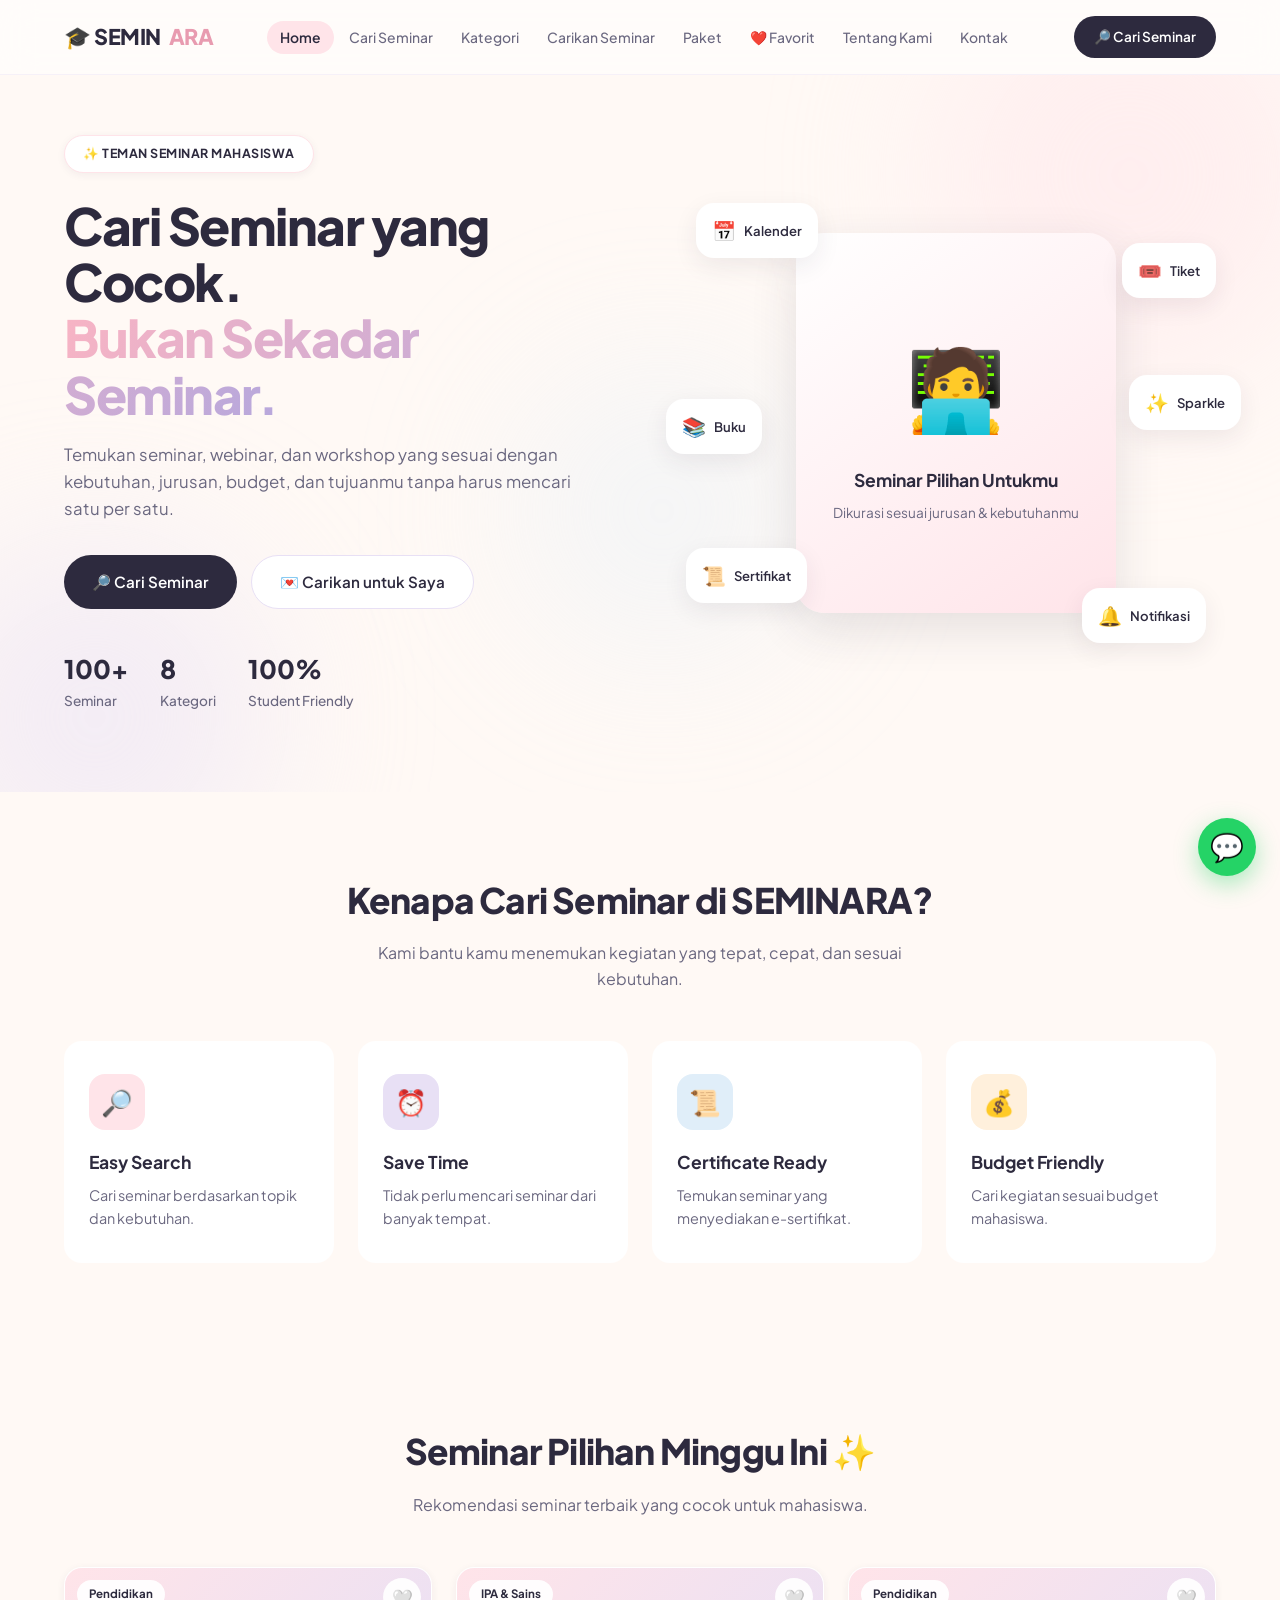
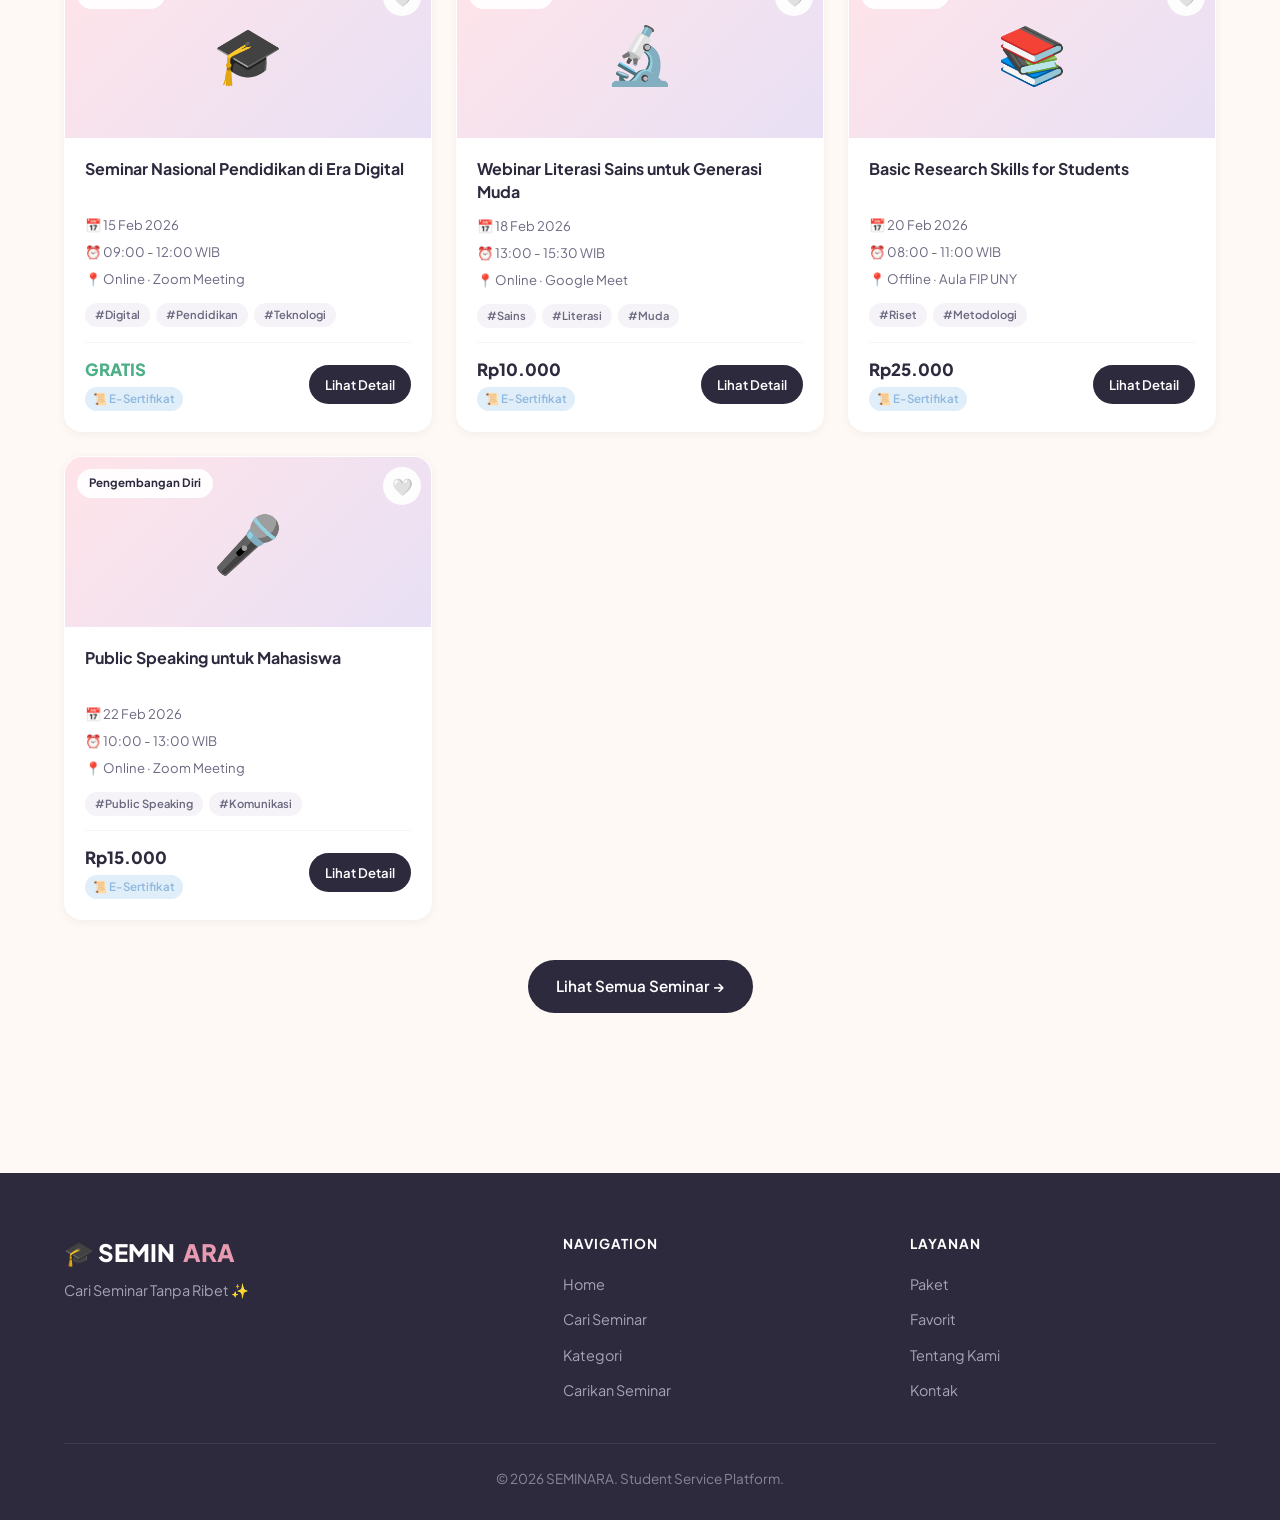
<file: index.html>
<!DOCTYPE html>
<html lang="id">
<head>
<meta charset="UTF-8">
<meta name="viewport" content="width=device-width, initial-scale=1.0">
<title>SEMINARA — Cari Seminar Tanpa Ribet ✨</title>
<meta name="description" content="Platform mahasiswa untuk menemukan seminar, webinar, dan workshop sesuai kebutuhanmu.">
<link rel="stylesheet" href="css/style.css">
</head>
<body>

<nav class="navbar">
  <div class="nav-inner">
    <a href="index.html" class="logo">🎓 SEMIN<span>ARA</span></a>
    <ul class="nav-menu">
      <li><a href="index.html">Home</a></li>
      <li><a href="seminar.html">Cari Seminar</a></li>
      <li><a href="kategori.html">Kategori</a></li>
      <li><a href="carikan.html">Carikan Seminar</a></li>
      <li><a href="paket.html">Paket</a></li>
      <li><a href="favorit.html">❤️ Favorit</a></li>
      <li><a href="tentang.html">Tentang Kami</a></li>
      <li><a href="kontak.html">Kontak</a></li>
    </ul>
    <div class="nav-cta">
      <a href="seminar.html" class="btn-nav">🔎 Cari Seminar</a>
    </div>
    <button class="hamburger" aria-label="Menu"><span></span><span></span><span></span></button>
  </div>
</nav>

<!-- HERO -->
<section class="hero">
  <div class="hero-bg">
    <div class="blob blob-1"></div>
    <div class="blob blob-2"></div>
    <div class="blob blob-3"></div>
  </div>
  <div class="container">
    <div class="hero-grid">
      <div class="hero-text">
        <div class="badge">✨ TEMAN SEMINAR MAHASISWA</div>
        <h1>Cari Seminar yang Cocok.<br><span class="highlight">Bukan Sekadar Seminar.</span></h1>
        <p class="sub">Temukan seminar, webinar, dan workshop yang sesuai dengan kebutuhan, jurusan, budget, dan tujuanmu tanpa harus mencari satu per satu.</p>
        <div class="hero-buttons">
          <a href="seminar.html" class="btn btn-primary">🔎 Cari Seminar</a>
          <a href="carikan.html" class="btn btn-secondary">💌 Carikan untuk Saya</a>
        </div>
        <div class="hero-stats">
          <div class="stat-item"><h3>100+</h3><p>Seminar</p></div>
          <div class="stat-item"><h3>8</h3><p>Kategori</p></div>
          <div class="stat-item"><h3>100%</h3><p>Student Friendly</p></div>
        </div>
      </div>
      <div class="hero-illustration">
        <div class="hero-card-main">
          <div class="emoji-big">🧑‍💻</div>
          <h4>Seminar Pilihan Untukmu</h4>
          <p>Dikurasi sesuai jurusan & kebutuhanmu</p>
        </div>
        <div class="float-item fi-1"><span class="fi-icon">📅</span>Kalender</div>
        <div class="float-item fi-2"><span class="fi-icon">🎟️</span>Tiket</div>
        <div class="float-item fi-3"><span class="fi-icon">📜</span>Sertifikat</div>
        <div class="float-item fi-4"><span class="fi-icon">🔔</span>Notifikasi</div>
        <div class="float-item fi-5"><span class="fi-icon">📚</span>Buku</div>
        <div class="float-item fi-6"><span class="fi-icon">✨</span>Sparkle</div>
      </div>
    </div>
  </div>
</section>

<!-- FEATURES -->
<section class="section">
  <div class="container">
    <div class="section-header">
      <h2>Kenapa Cari Seminar di SEMINARA?</h2>
      <p>Kami bantu kamu menemukan kegiatan yang tepat, cepat, dan sesuai kebutuhan.</p>
    </div>
    <div class="features-grid">
      <div class="feature-card reveal">
        <div class="feature-icon">🔎</div>
        <h3>Easy Search</h3>
        <p>Cari seminar berdasarkan topik dan kebutuhan.</p>
      </div>
      <div class="feature-card reveal">
        <div class="feature-icon">⏰</div>
        <h3>Save Time</h3>
        <p>Tidak perlu mencari seminar dari banyak tempat.</p>
      </div>
      <div class="feature-card reveal">
        <div class="feature-icon">📜</div>
        <h3>Certificate Ready</h3>
        <p>Temukan seminar yang menyediakan e-sertifikat.</p>
      </div>
      <div class="feature-card reveal">
        <div class="feature-icon">💰</div>
        <h3>Budget Friendly</h3>
        <p>Cari kegiatan sesuai budget mahasiswa.</p>
      </div>
    </div>
  </div>
</section>

<!-- RECOMMENDATION -->
<section class="section">
  <div class="container">
    <div class="section-header">
      <h2>Seminar Pilihan Minggu Ini ✨</h2>
      <p>Rekomendasi seminar terbaik yang cocok untuk mahasiswa.</p>
    </div>
    <div class="seminar-grid" id="rekomendasiGrid"></div>
    <div style="text-align:center;margin-top:40px">
      <a href="seminar.html" class="btn btn-primary">Lihat Semua Seminar →</a>
    </div>
  </div>
</section>

<!-- FOOTER -->
<footer class="footer">
  <div class="container">
    <div class="footer-grid">
      <div class="footer-brand">
        <h3>🎓 SEMIN<span>ARA</span></h3>
        <p>Cari Seminar Tanpa Ribet ✨</p>
      </div>
      <div class="footer-col">
        <h4>Navigation</h4>
        <ul>
          <li><a href="index.html">Home</a></li>
          <li><a href="seminar.html">Cari Seminar</a></li>
          <li><a href="kategori.html">Kategori</a></li>
          <li><a href="carikan.html">Carikan Seminar</a></li>
        </ul>
      </div>
      <div class="footer-col">
        <h4>Layanan</h4>
        <ul>
          <li><a href="paket.html">Paket</a></li>
          <li><a href="favorit.html">Favorit</a></li>
          <li><a href="tentang.html">Tentang Kami</a></li>
          <li><a href="kontak.html">Kontak</a></li>
        </ul>
      </div>
    </div>
    <div class="footer-bottom">© 2026 SEMINARA. Student Service Platform.</div>
  </div>
</footer>

<script src="js/script.js"></script>
<script>
document.addEventListener('DOMContentLoaded',()=>{
  const grid = document.getElementById('rekomendasiGrid');
  const picks = SEMINARS.slice(0,4);
  grid.innerHTML = picks.map(createSeminarCard).join('');
  bindFavoriteButtons(grid);
  initReveal();
});
</script>
</body>
</html>
</file>
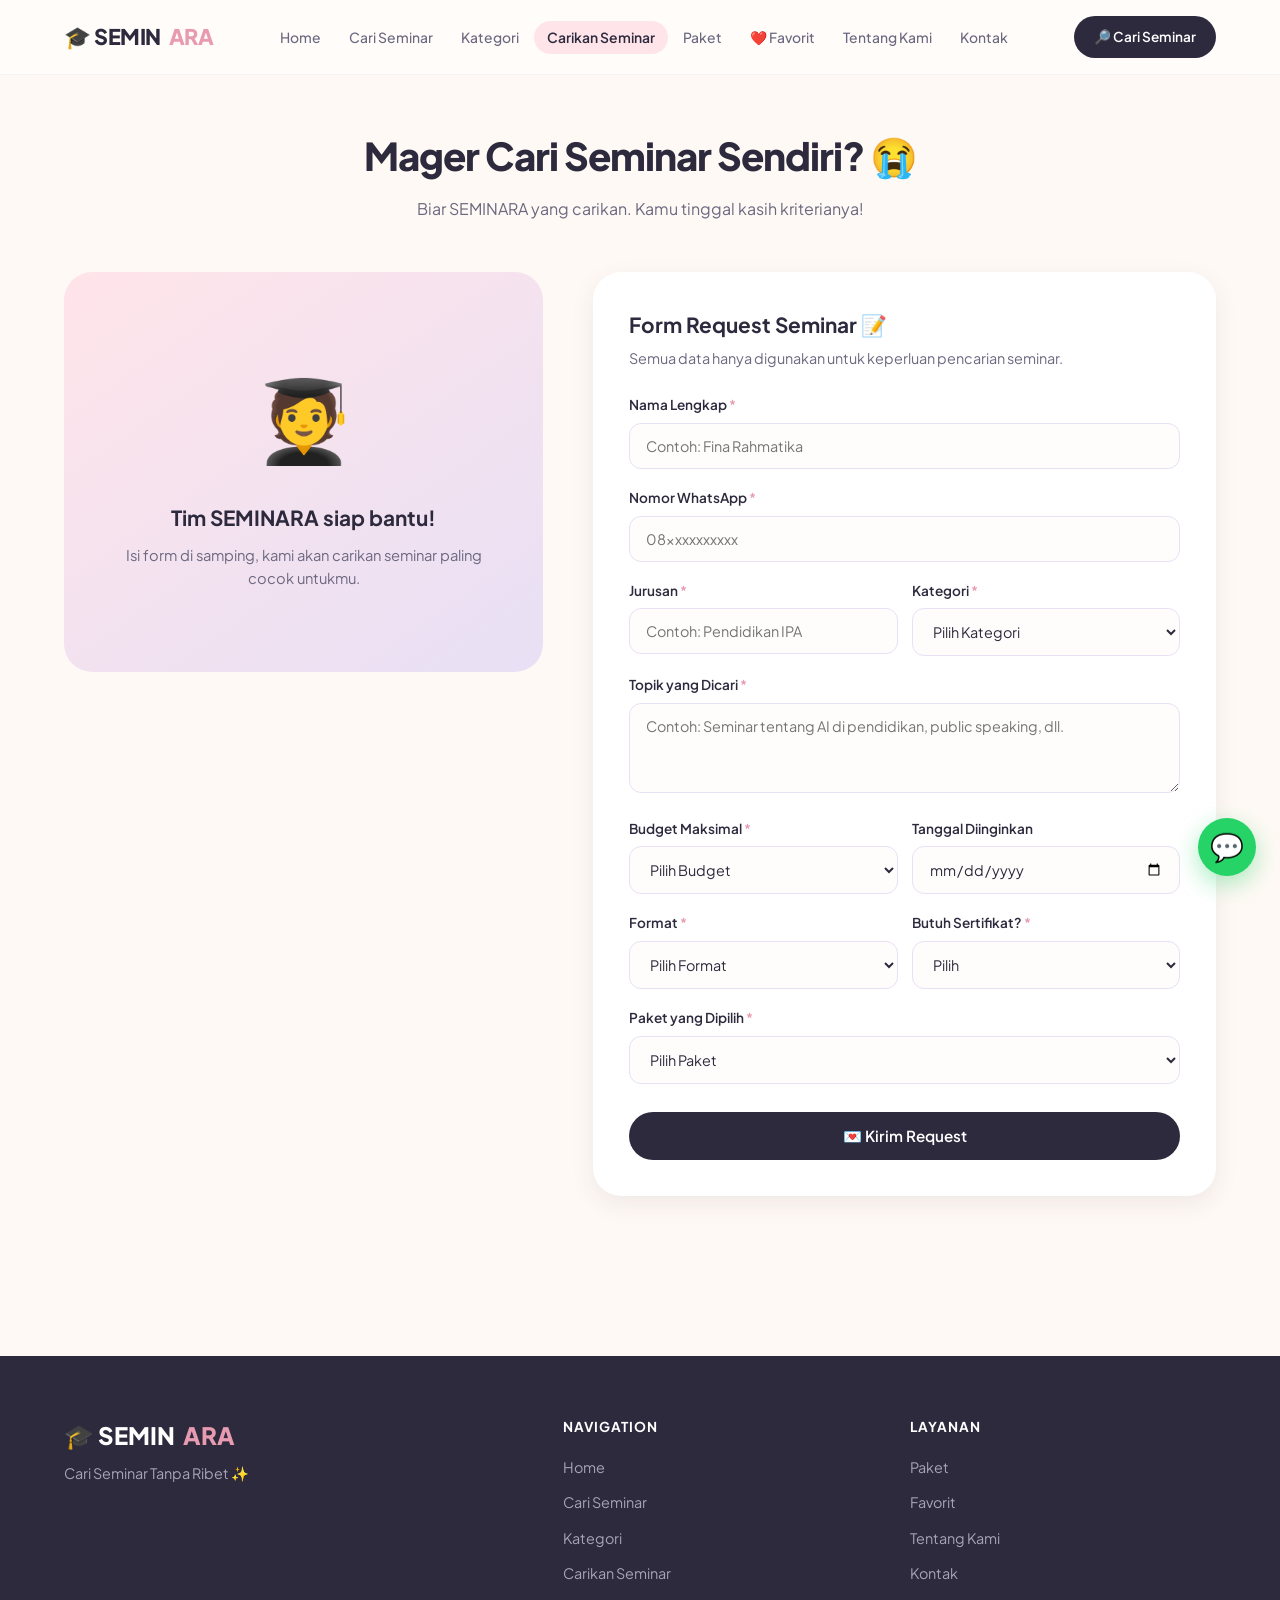
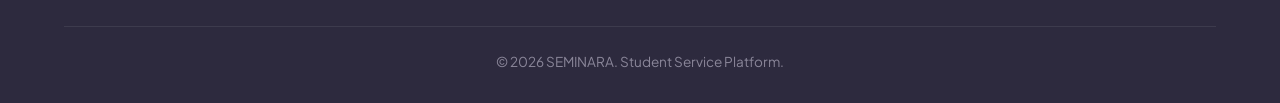
<file: carikan.html>
<!DOCTYPE html>
<html lang="id">
<head>
<meta charset="UTF-8">
<meta name="viewport" content="width=device-width, initial-scale=1.0">
<title>Carikan Seminar untuk Saya — SEMINARA</title>
<link rel="stylesheet" href="css/style.css">
</head>
<body>

<nav class="navbar">
  <div class="nav-inner">
    <a href="index.html" class="logo">🎓 SEMIN<span>ARA</span></a>
    <ul class="nav-menu">
      <li><a href="index.html">Home</a></li>
      <li><a href="seminar.html">Cari Seminar</a></li>
      <li><a href="kategori.html">Kategori</a></li>
      <li><a href="carikan.html">Carikan Seminar</a></li>
      <li><a href="paket.html">Paket</a></li>
      <li><a href="favorit.html">❤️ Favorit</a></li>
      <li><a href="tentang.html">Tentang Kami</a></li>
      <li><a href="kontak.html">Kontak</a></li>
    </ul>
    <div class="nav-cta"><a href="seminar.html" class="btn-nav">🔎 Cari Seminar</a></div>
    <button class="hamburger" aria-label="Menu"><span></span><span></span><span></span></button>
  </div>
</nav>

<section class="page-hero">
  <div class="container">
    <h1>Mager Cari Seminar Sendiri? 😭</h1>
    <p>Biar SEMINARA yang carikan. Kamu tinggal kasih kriterianya!</p>
  </div>
</section>

<section class="section" style="padding-top:20px">
  <div class="container">
    <div class="form-grid">
      <div class="form-illustration">
        <div class="emoji-big">🧑‍🎓</div>
        <h3>Tim SEMINARA siap bantu!</h3>
        <p>Isi form di samping, kami akan carikan seminar paling cocok untukmu.</p>
      </div>

      <div class="form-card">
        <h3 style="font-size:1.3rem;font-weight:700;margin-bottom:6px">Form Request Seminar 📝</h3>
        <p style="color:var(--gray);font-size:.9rem;margin-bottom:24px">Semua data hanya digunakan untuk keperluan pencarian seminar.</p>

        <form id="requestForm" novalidate>
          <div class="form-group">
            <label>Nama Lengkap <span class="req">*</span></label>
            <input type="text" name="nama" placeholder="Contoh: Fina Rahmatika">
            <div class="error-msg">Nama wajib diisi</div>
          </div>

          <div class="form-group">
            <label>Nomor WhatsApp <span class="req">*</span></label>
            <input type="tel" name="wa" placeholder="08xxxxxxxxxx">
            <div class="error-msg">Nomor WhatsApp wajib diisi (min. 10 digit)</div>
          </div>

          <div class="form-row">
            <div class="form-group">
              <label>Jurusan <span class="req">*</span></label>
              <input type="text" name="jurusan" placeholder="Contoh: Pendidikan IPA">
              <div class="error-msg">Jurusan wajib diisi</div>
            </div>
            <div class="form-group">
              <label>Kategori <span class="req">*</span></label>
              <select name="kategori">
                <option value="">Pilih Kategori</option>
                <option>Pendidikan</option>
                <option>IPA & Sains</option>
                <option>Teknologi</option>
                <option>Kesehatan</option>
                <option>Bisnis</option>
                <option>Organisasi</option>
                <option>Kreativitas</option>
                <option>Pengembangan Diri</option>
              </select>
              <div class="error-msg">Kategori wajib dipilih</div>
            </div>
          </div>

          <div class="form-group">
            <label>Topik yang Dicari <span class="req">*</span></label>
            <textarea name="topik" placeholder="Contoh: Seminar tentang AI di pendidikan, public speaking, dll."></textarea>
            <div class="error-msg">Topik wajib diisi</div>
          </div>

          <div class="form-row">
            <div class="form-group">
              <label>Budget Maksimal <span class="req">*</span></label>
              <select name="budget">
                <option value="">Pilih Budget</option>
                <option>Gratis</option>
                <option>≤ Rp10.000</option>
                <option>≤ Rp25.000</option>
                <option>≤ Rp50.000</option>
                <option>Fleksibel</option>
              </select>
              <div class="error-msg">Budget wajib dipilih</div>
            </div>
            <div class="form-group">
              <label>Tanggal Diinginkan</label>
              <input type="date" name="tanggal">
              <div class="error-msg"></div>
            </div>
          </div>

          <div class="form-row">
            <div class="form-group">
              <label>Format <span class="req">*</span></label>
              <select name="format">
                <option value="">Pilih Format</option>
                <option>Online</option>
                <option>Offline</option>
                <option>Bebas</option>
              </select>
              <div class="error-msg">Format wajib dipilih</div>
            </div>
            <div class="form-group">
              <label>Butuh Sertifikat? <span class="req">*</span></label>
              <select name="sertifikat">
                <option value="">Pilih</option>
                <option>Ya, butuh</option>
                <option>Tidak wajib</option>
              </select>
              <div class="error-msg">Wajib dipilih</div>
            </div>
          </div>

          <div class="form-group">
            <label>Paket yang Dipilih <span class="req">*</span></label>
            <select name="paket" id="paketSelect">
              <option value="">Pilih Paket</option>
              <option value="Free Search (Rp0)">Free Search (Rp0)</option>
              <option value="Seminara Helper (Rp5.000)">Seminara Helper (Rp5.000)</option>
              <option value="Seminara Plus (Rp10.000)">Seminara Plus (Rp10.000)</option>
            </select>
            <div class="error-msg">Paket wajib dipilih</div>
          </div>

          <button type="submit" class="btn btn-primary btn-block" style="margin-top:10px">💌 Kirim Request</button>
        </form>

        <div id="successBox" style="display:none;margin-top:24px;padding:24px;border-radius:var(--radius-md);background:linear-gradient(135deg,var(--soft-pink),var(--lavender));text-align:center">
          <div style="font-size:2.5rem;margin-bottom:10px">💗</div>
          <h3 style="font-weight:700;margin-bottom:8px">Request kamu berhasil dikirim!</h3>
          <p style="font-size:.9rem;color:var(--gray);margin-bottom:18px">Klik tombol di bawah untuk kirim detail ke WhatsApp kami.</p>
          <a id="waSendBtn" class="btn btn-primary" href="#" target="_blank" rel="noopener">💬 Kirim Detail ke WhatsApp</a>
        </div>
      </div>
    </div>
  </div>
</section>

<footer class="footer">
  <div class="container">
    <div class="footer-grid">
      <div class="footer-brand">
        <h3>🎓 SEMIN<span>ARA</span></h3>
        <p>Cari Seminar Tanpa Ribet ✨</p>
      </div>
      <div class="footer-col">
        <h4>Navigation</h4>
        <ul>
          <li><a href="index.html">Home</a></li>
          <li><a href="seminar.html">Cari Seminar</a></li>
          <li><a href="kategori.html">Kategori</a></li>
          <li><a href="carikan.html">Carikan Seminar</a></li>
        </ul>
      </div>
      <div class="footer-col">
        <h4>Layanan</h4>
        <ul>
          <li><a href="paket.html">Paket</a></li>
          <li><a href="favorit.html">Favorit</a></li>
          <li><a href="tentang.html">Tentang Kami</a></li>
          <li><a href="kontak.html">Kontak</a></li>
        </ul>
      </div>
    </div>
    <div class="footer-bottom">© 2026 SEMINARA. Student Service Platform.</div>
  </div>
</footer>

<script src="js/script.js"></script>
<script>
document.addEventListener('DOMContentLoaded',()=>{
  const params = new URLSearchParams(location.search);
  const paketParam = params.get('paket');
  if(paketParam){
    const sel = document.getElementById('paketSelect');
    [...sel.options].forEach(o=>{
      if(o.value.toLowerCase().includes(paketParam.toLowerCase())) sel.value = o.value;
    });
  }

  const form = document.getElementById('requestForm');
  const successBox = document.getElementById('successBox');
  const waSendBtn = document.getElementById('waSendBtn');

  form.addEventListener('submit', e=>{
    e.preventDefault();
    let valid = true;
    const data = {};
    form.querySelectorAll('input,select,textarea').forEach(f=>{
      const group = f.closest('.form-group');
      group.classList.remove('error');
      const v = f.value.trim();
      data[f.name] = v;
      if(f.name === 'tanggal') return;
      if(!v){ group.classList.add('error'); valid = false; return; }
      if(f.name === 'wa' && v.replace(/\D/g,'').length < 10){ group.classList.add('error'); valid = false; }
    });
    if(!valid){ showToast('Mohon lengkapi semua field bertanda *', 'error'); return; }

    const msg =
`Halo Kak Seminara! Saya ingin request pencarian seminar 💗

Nama: ${data.nama}
WhatsApp: ${data.wa}
Jurusan: ${data.jurusan}
Kategori: ${data.kategori}
Topik: ${data.topik}
Budget: ${data.budget}
Tanggal: ${data.tanggal || '-'}
Format: ${data.format}
Sertifikat: ${data.sertifikat}
Paket: ${data.paket}

Mohon dibantu ya, terima kasih! 🙏`;

    waSendBtn.href = 'https://wa.me/6282337237718?text=' + encodeURIComponent(msg);
    successBox.style.display = 'block';
    showToast('Request kamu berhasil dikirim! 💗', 'success');
    successBox.scrollIntoView({behavior:'smooth', block:'center'});
  });
});
</script>
</body>
</html>
</file>
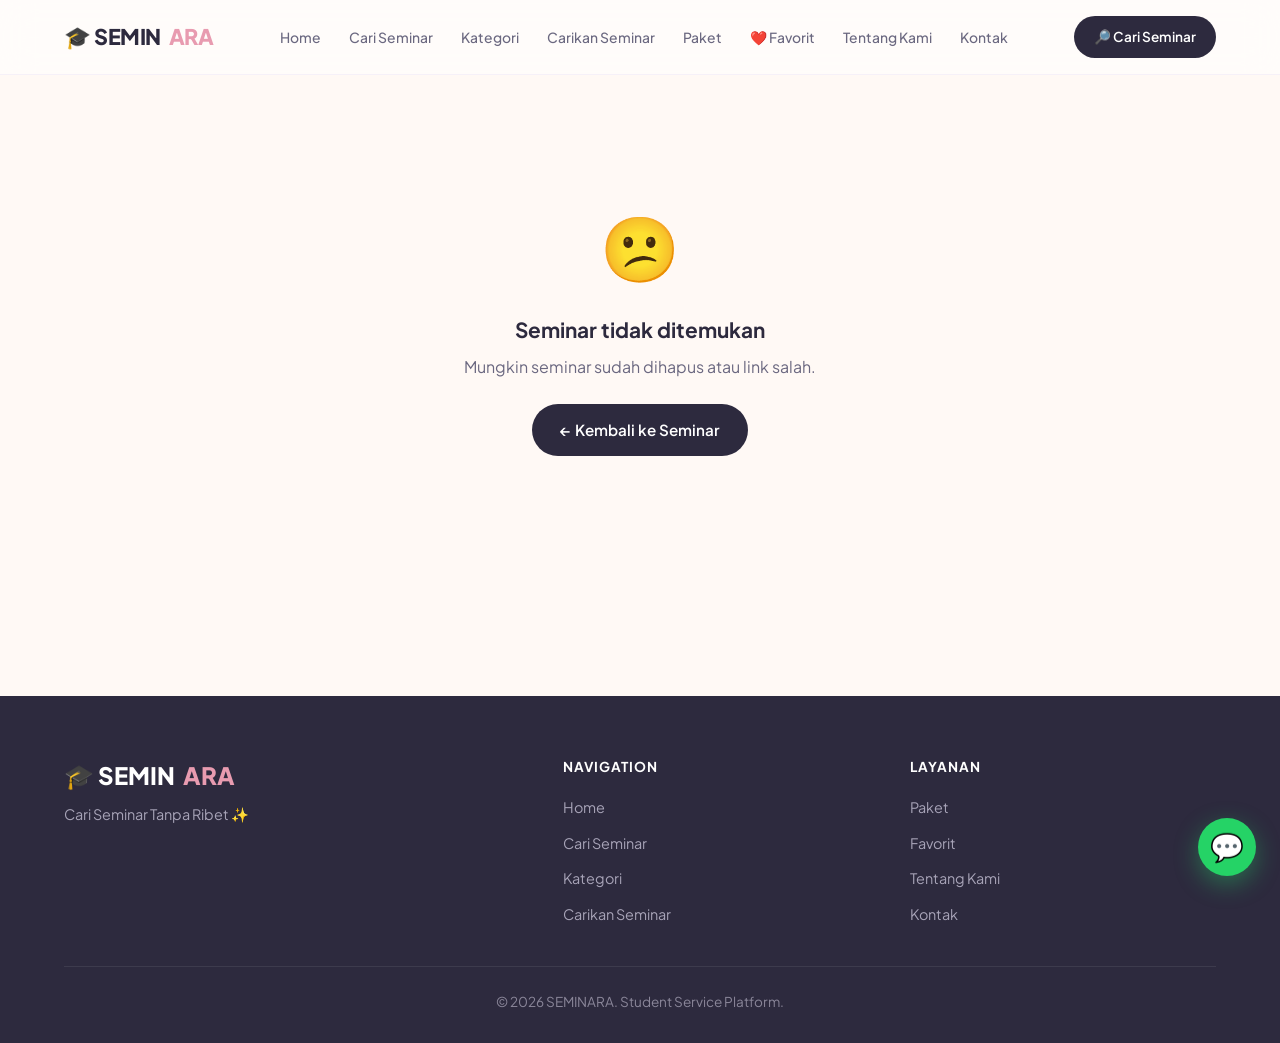
<file: detail.html>
<!DOCTYPE html>
<html lang="id">
<head>
<meta charset="UTF-8">
<meta name="viewport" content="width=device-width, initial-scale=1.0">
<title>Detail Seminar — SEMINARA</title>
<link rel="stylesheet" href="css/style.css">
</head>
<body>

<nav class="navbar">
  <div class="nav-inner">
    <a href="index.html" class="logo">🎓 SEMIN<span>ARA</span></a>
    <ul class="nav-menu">
      <li><a href="index.html">Home</a></li>
      <li><a href="seminar.html">Cari Seminar</a></li>
      <li><a href="kategori.html">Kategori</a></li>
      <li><a href="carikan.html">Carikan Seminar</a></li>
      <li><a href="paket.html">Paket</a></li>
      <li><a href="favorit.html">❤️ Favorit</a></li>
      <li><a href="tentang.html">Tentang Kami</a></li>
      <li><a href="kontak.html">Kontak</a></li>
    </ul>
    <div class="nav-cta"><a href="seminar.html" class="btn-nav">🔎 Cari Seminar</a></div>
    <button class="hamburger" aria-label="Menu"><span></span><span></span><span></span></button>
  </div>
</nav>

<div class="container">
  <div class="detail-wrap" id="detailWrap"></div>
</div>

<footer class="footer">
  <div class="container">
    <div class="footer-grid">
      <div class="footer-brand">
        <h3>🎓 SEMIN<span>ARA</span></h3>
        <p>Cari Seminar Tanpa Ribet ✨</p>
      </div>
      <div class="footer-col">
        <h4>Navigation</h4>
        <ul>
          <li><a href="index.html">Home</a></li>
          <li><a href="seminar.html">Cari Seminar</a></li>
          <li><a href="kategori.html">Kategori</a></li>
          <li><a href="carikan.html">Carikan Seminar</a></li>
        </ul>
      </div>
      <div class="footer-col">
        <h4>Layanan</h4>
        <ul>
          <li><a href="paket.html">Paket</a></li>
          <li><a href="favorit.html">Favorit</a></li>
          <li><a href="tentang.html">Tentang Kami</a></li>
          <li><a href="kontak.html">Kontak</a></li>
        </ul>
      </div>
    </div>
    <div class="footer-bottom">© 2026 SEMINARA. Student Service Platform.</div>
  </div>
</footer>

<script src="js/script.js"></script>
<script>
document.addEventListener('DOMContentLoaded',()=>{
  const params = new URLSearchParams(location.search);
  const id = parseInt(params.get('id'));
  const wrap = document.getElementById('detailWrap');
  const s = SEMINARS.find(x=>x.id===id);

  if(!s){
    wrap.innerHTML = `
      <div class="empty-state" style="grid-column:1/-1">
        <div class="emoji-big">😕</div>
        <h3>Seminar tidak ditemukan</h3>
        <p>Mungkin seminar sudah dihapus atau link salah.</p>
        <a href="seminar.html" class="btn btn-primary">← Kembali ke Seminar</a>
      </div>`;
    return;
  }

  const fav = isFavorite(s.id);

  wrap.innerHTML = `
    <div>
      <a href="seminar.html" class="btn btn-secondary" style="margin-bottom:20px">← Kembali ke Seminar</a>
      <div class="detail-poster">${s.emoji}</div>
    </div>
    <div class="detail-body">
      <span class="detail-cat">${s.kategori}</span>
      <h1>${s.judul}</h1>

      <div class="detail-meta">
        <div class="detail-meta-item"><div class="label">Tanggal</div><div class="value">📅 ${formatDate(s.tanggal)}</div></div>
        <div class="detail-meta-item"><div class="label">Waktu</div><div class="value">⏰ ${s.waktu}</div></div>
        <div class="detail-meta-item"><div class="label">Format</div><div class="value">📍 ${s.format}</div></div>
        <div class="detail-meta-item"><div class="label">Lokasi</div><div class="value">🗺️ ${s.lokasi}</div></div>
        <div class="detail-meta-item"><div class="label">Pembicara</div><div class="value">🎤 ${s.pembicara}</div></div>
        <div class="detail-meta-item"><div class="label">Penyelenggara</div><div class="value">🏛️ ${s.penyelenggara}</div></div>
      </div>

      <div class="detail-price-box">
        <div>
          <div class="price-label">Harga Tiket</div>
          <div class="price" style="${s.harga===0?'color:var(--green)':''}">${formatRupiah(s.harga)}</div>
        </div>
        <div style="text-align:right">
          <div class="price-label">Sertifikat</div>
          <div class="value" style="font-weight:700">${s.sertifikat?'📜 E-Sertifikat Tersedia':'Tidak Ada'}</div>
        </div>
      </div>

      <div class="detail-section">
        <h3>Deskripsi</h3>
        <p>${s.deskripsi}</p>
      </div>

      <div class="detail-section">
        <h3>Manfaat Mengikuti Seminar</h3>
        <ul class="benefit-list">
          ${s.manfaat.map(m=>`<li><span class="check">✓</span> ${m}</li>`).join('')}
        </ul>
      </div>

      <div class="detail-section">
        <h3>Tags</h3>
        <div class="card-tags">${s.tags.map(t=>`<span class="tag">#${t}</span>`).join('')}</div>
      </div>

      <div class="detail-actions">
        <button class="btn btn-secondary" id="favBtn">${fav?'❤️ Tersimpan di Favorit':'🤍 Tambahkan ke Favorit'}</button>
        <button class="btn btn-primary" id="daftarBtn">Daftar Sekarang</button>
      </div>
    </div>
  `;

  const favBtn = document.getElementById('favBtn');
  favBtn.addEventListener('click',()=>{
    const nowFav = toggleFavorite(s.id);
    favBtn.textContent = nowFav ? '❤️ Tersimpan di Favorit' : '🤍 Tambahkan ke Favorit';
    showToast(nowFav ? 'Ditambahkan ke favorit ❤️' : 'Dihapus dari favorit', 'success');
  });

  document.getElementById('daftarBtn').addEventListener('click',()=>{
    showToast('Pendaftaran berhasil! Silakan lanjutkan sesuai informasi penyelenggara.', 'success');
  });
});
</script>
</body>
</html>
</file>
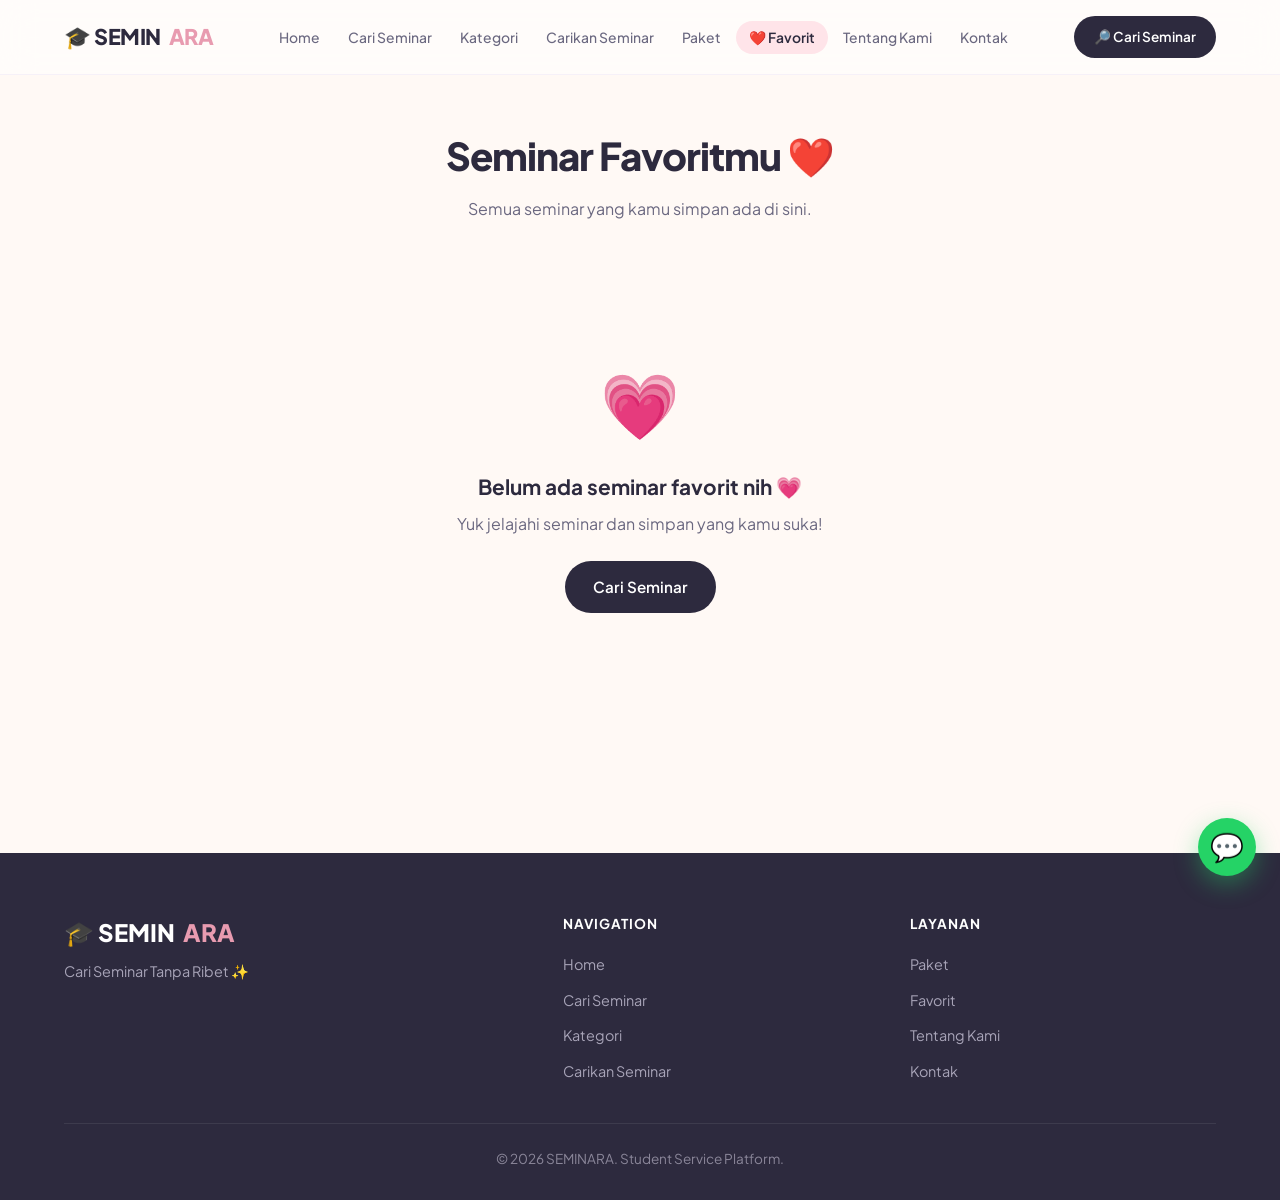
<file: favorit.html>
<!DOCTYPE html>
<html lang="id">
<head>
<meta charset="UTF-8">
<meta name="viewport" content="width=device-width, initial-scale=1.0">
<title>Seminar Favorit — SEMINARA</title>
<link rel="stylesheet" href="css/style.css">
</head>
<body>

<nav class="navbar">
  <div class="nav-inner">
    <a href="index.html" class="logo">🎓 SEMIN<span>ARA</span></a>
    <ul class="nav-menu">
      <li><a href="index.html">Home</a></li>
      <li><a href="seminar.html">Cari Seminar</a></li>
      <li><a href="kategori.html">Kategori</a></li>
      <li><a href="carikan.html">Carikan Seminar</a></li>
      <li><a href="paket.html">Paket</a></li>
      <li><a href="favorit.html">❤️ Favorit</a></li>
      <li><a href="tentang.html">Tentang Kami</a></li>
      <li><a href="kontak.html">Kontak</a></li>
    </ul>
    <div class="nav-cta"><a href="seminar.html" class="btn-nav">🔎 Cari Seminar</a></div>
    <button class="hamburger" aria-label="Menu"><span></span><span></span><span></span></button>
  </div>
</nav>

<section class="page-hero">
  <div class="container">
    <h1>Seminar Favoritmu ❤️</h1>
    <p>Semua seminar yang kamu simpan ada di sini.</p>
  </div>
</section>

<section class="section" style="padding-top:20px">
  <div class="container">
    <div class="seminar-grid" id="favGrid"></div>
    <div class="empty-state" id="favEmpty" style="display:none">
      <div class="emoji-big">💗</div>
      <h3>Belum ada seminar favorit nih 💗</h3>
      <p>Yuk jelajahi seminar dan simpan yang kamu suka!</p>
      <a href="seminar.html" class="btn btn-primary">Cari Seminar</a>
    </div>
  </div>
</section>

<footer class="footer">
  <div class="container">
    <div class="footer-grid">
      <div class="footer-brand">
        <h3>🎓 SEMIN<span>ARA</span></h3>
        <p>Cari Seminar Tanpa Ribet ✨</p>
      </div>
      <div class="footer-col">
        <h4>Navigation</h4>
        <ul>
          <li><a href="index.html">Home</a></li>
          <li><a href="seminar.html">Cari Seminar</a></li>
          <li><a href="kategori.html">Kategori</a></li>
          <li><a href="carikan.html">Carikan Seminar</a></li>
        </ul>
      </div>
      <div class="footer-col">
        <h4>Layanan</h4>
        <ul>
          <li><a href="paket.html">Paket</a></li>
          <li><a href="favorit.html">Favorit</a></li>
          <li><a href="tentang.html">Tentang Kami</a></li>
          <li><a href="kontak.html">Kontak</a></li>
        </ul>
      </div>
    </div>
    <div class="footer-bottom">© 2026 SEMINARA. Student Service Platform.</div>
  </div>
</footer>

<script src="js/script.js"></script>
<script>
document.addEventListener('DOMContentLoaded',()=>{
  const grid = document.getElementById('favGrid');
  const empty = document.getElementById('favEmpty');

  function render(){
    const favs = getFavorites();
    const list = SEMINARS.filter(s=>favs.includes(s.id));
    if(list.length===0){
      grid.innerHTML=''; empty.style.display='block';
    } else {
      empty.style.display='none';
      grid.innerHTML = list.map(createSeminarCard).join('');
      bindFavoriteButtons(grid);
      initReveal();
    }
  }
  render();

  // Re-render when favorites change via delegation
  document.addEventListener('click', e=>{
    if(e.target.classList.contains('fav-btn')) setTimeout(render, 300);
  });
});
</script>
</body>
</html>
</file>
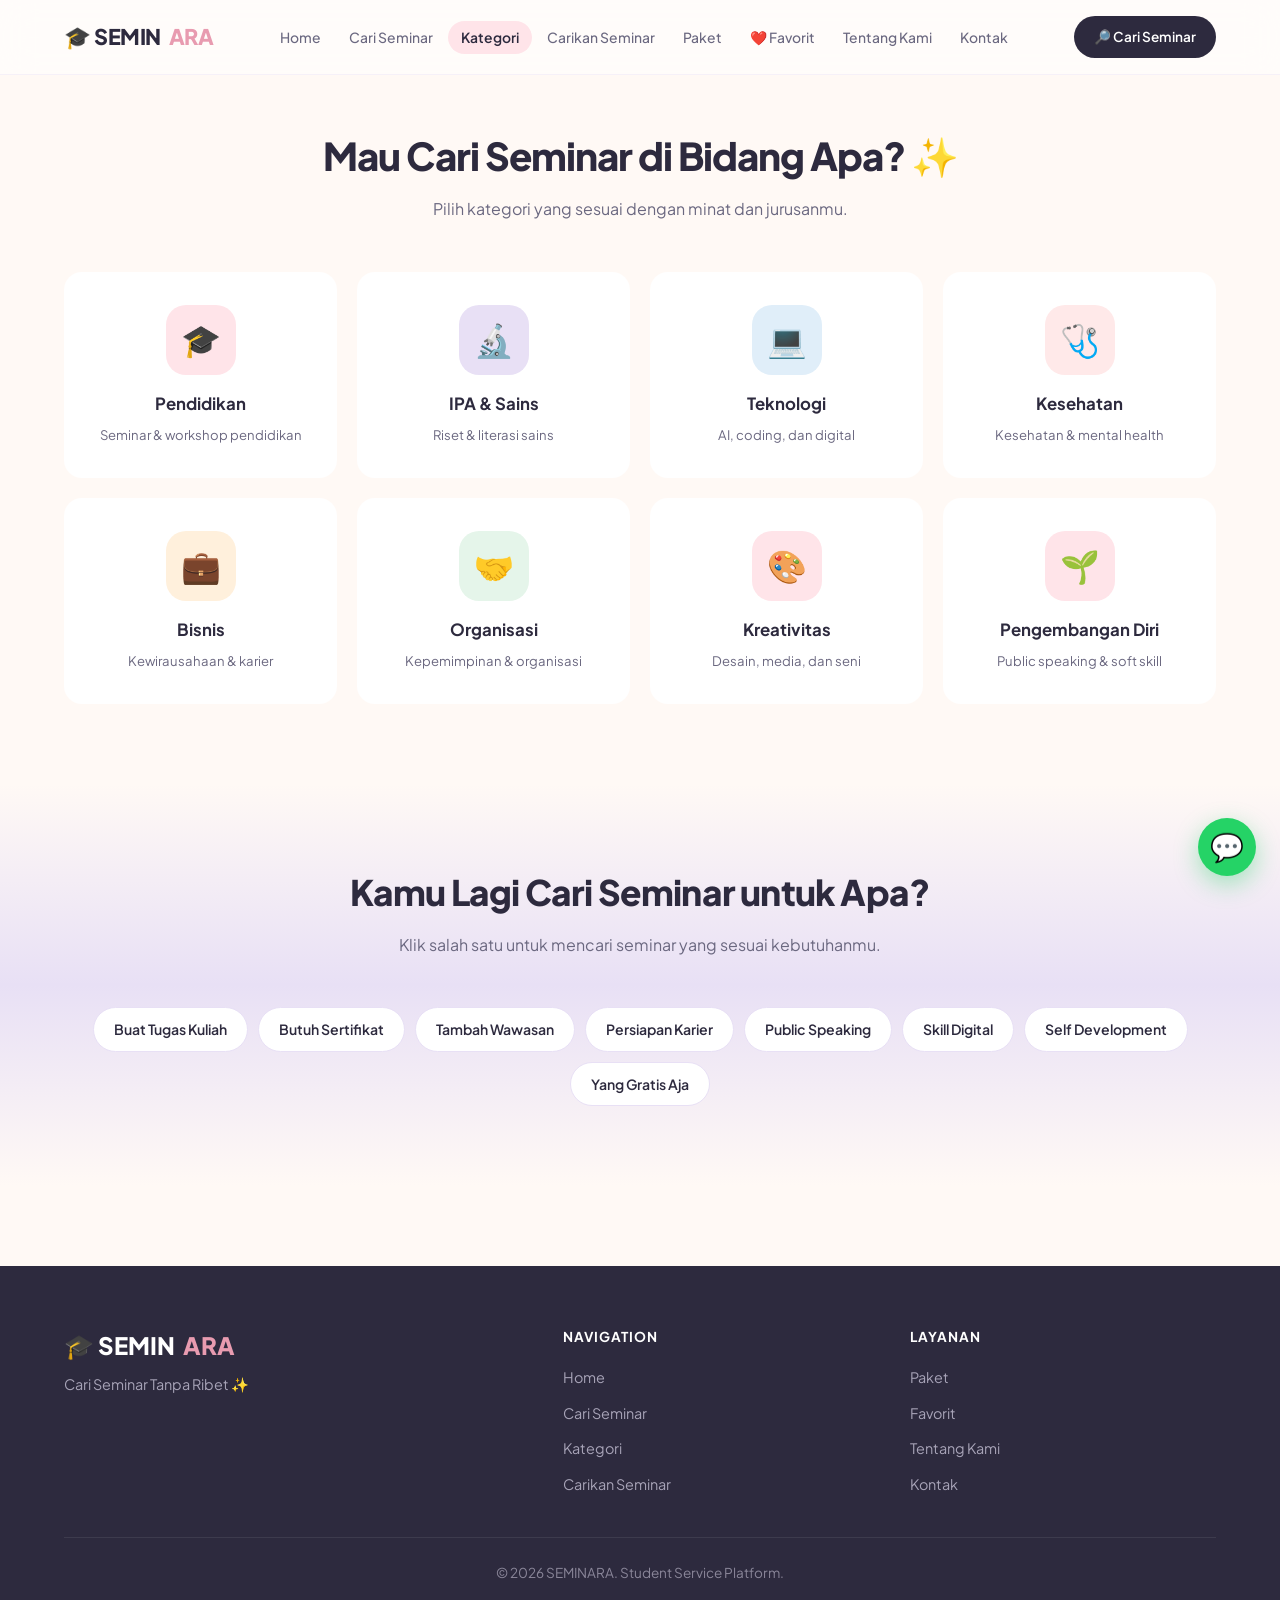
<file: kategori.html>
<!DOCTYPE html>
<html lang="id">
<head>
<meta charset="UTF-8">
<meta name="viewport" content="width=device-width, initial-scale=1.0">
<title>Kategori Seminar — SEMINARA</title>
<link rel="stylesheet" href="css/style.css">
</head>
<body>

<nav class="navbar">
  <div class="nav-inner">
    <a href="index.html" class="logo">🎓 SEMIN<span>ARA</span></a>
    <ul class="nav-menu">
      <li><a href="index.html">Home</a></li>
      <li><a href="seminar.html">Cari Seminar</a></li>
      <li><a href="kategori.html">Kategori</a></li>
      <li><a href="carikan.html">Carikan Seminar</a></li>
      <li><a href="paket.html">Paket</a></li>
      <li><a href="favorit.html">❤️ Favorit</a></li>
      <li><a href="tentang.html">Tentang Kami</a></li>
      <li><a href="kontak.html">Kontak</a></li>
    </ul>
    <div class="nav-cta"><a href="seminar.html" class="btn-nav">🔎 Cari Seminar</a></div>
    <button class="hamburger" aria-label="Menu"><span></span><span></span><span></span></button>
  </div>
</nav>

<section class="page-hero">
  <div class="container">
    <h1>Mau Cari Seminar di Bidang Apa? ✨</h1>
    <p>Pilih kategori yang sesuai dengan minat dan jurusanmu.</p>
  </div>
</section>

<section class="section" style="padding-top:20px">
  <div class="container">
    <div class="category-grid" id="catGrid"></div>
  </div>
</section>

<section class="section" style="background:linear-gradient(180deg,transparent,var(--lavender),transparent)">
  <div class="container">
    <div class="section-header">
      <h2>Kamu Lagi Cari Seminar untuk Apa?</h2>
      <p>Klik salah satu untuk mencari seminar yang sesuai kebutuhanmu.</p>
    </div>
    <div class="chips-wrap" id="chipsWrap"></div>
  </div>
</section>

<footer class="footer">
  <div class="container">
    <div class="footer-grid">
      <div class="footer-brand">
        <h3>🎓 SEMIN<span>ARA</span></h3>
        <p>Cari Seminar Tanpa Ribet ✨</p>
      </div>
      <div class="footer-col">
        <h4>Navigation</h4>
        <ul>
          <li><a href="index.html">Home</a></li>
          <li><a href="seminar.html">Cari Seminar</a></li>
          <li><a href="kategori.html">Kategori</a></li>
          <li><a href="carikan.html">Carikan Seminar</a></li>
        </ul>
      </div>
      <div class="footer-col">
        <h4>Layanan</h4>
        <ul>
          <li><a href="paket.html">Paket</a></li>
          <li><a href="favorit.html">Favorit</a></li>
          <li><a href="tentang.html">Tentang Kami</a></li>
          <li><a href="kontak.html">Kontak</a></li>
        </ul>
      </div>
    </div>
    <div class="footer-bottom">© 2026 SEMINARA. Student Service Platform.</div>
  </div>
</footer>

<script src="js/script.js"></script>
<script>
document.addEventListener('DOMContentLoaded',()=>{
  const cats = [
    {icon:'🎓', name:'Pendidikan', desc:'Seminar & workshop pendidikan'},
    {icon:'🔬', name:'IPA & Sains', desc:'Riset & literasi sains'},
    {icon:'💻', name:'Teknologi', desc:'AI, coding, dan digital'},
    {icon:'🩺', name:'Kesehatan', desc:'Kesehatan & mental health'},
    {icon:'💼', name:'Bisnis', desc:'Kewirausahaan & karier'},
    {icon:'🤝', name:'Organisasi', desc:'Kepemimpinan & organisasi'},
    {icon:'🎨', name:'Kreativitas', desc:'Desain, media, dan seni'},
    {icon:'🌱', name:'Pengembangan Diri', desc:'Public speaking & soft skill'}
  ];
  document.getElementById('catGrid').innerHTML = cats.map(c=>`
    <a href="seminar.html?category=${encodeURIComponent(c.name)}" class="category-card reveal">
      <div class="cat-icon">${c.icon}</div>
      <h3>${c.name}</h3>
      <p>${c.desc}</p>
    </a>
  `).join('');

  const chips = [
    {label:'Buat Tugas Kuliah', q:'pendidikan'},
    {label:'Butuh Sertifikat', q:'sertifikat'},
    {label:'Tambah Wawasan', q:''},
    {label:'Persiapan Karier', q:'karier'},
    {label:'Public Speaking', q:'public speaking'},
    {label:'Skill Digital', q:'teknologi'},
    {label:'Self Development', q:'pengembangan diri'},
    {label:'Yang Gratis Aja', q:'gratis'}
  ];
  document.getElementById('chipsWrap').innerHTML = chips.map(c=>`
    <a href="seminar.html?q=${encodeURIComponent(c.q)}" class="chip">${c.label}</a>
  `).join('');

  initReveal();
});
</script>
</body>
</html>
</file>
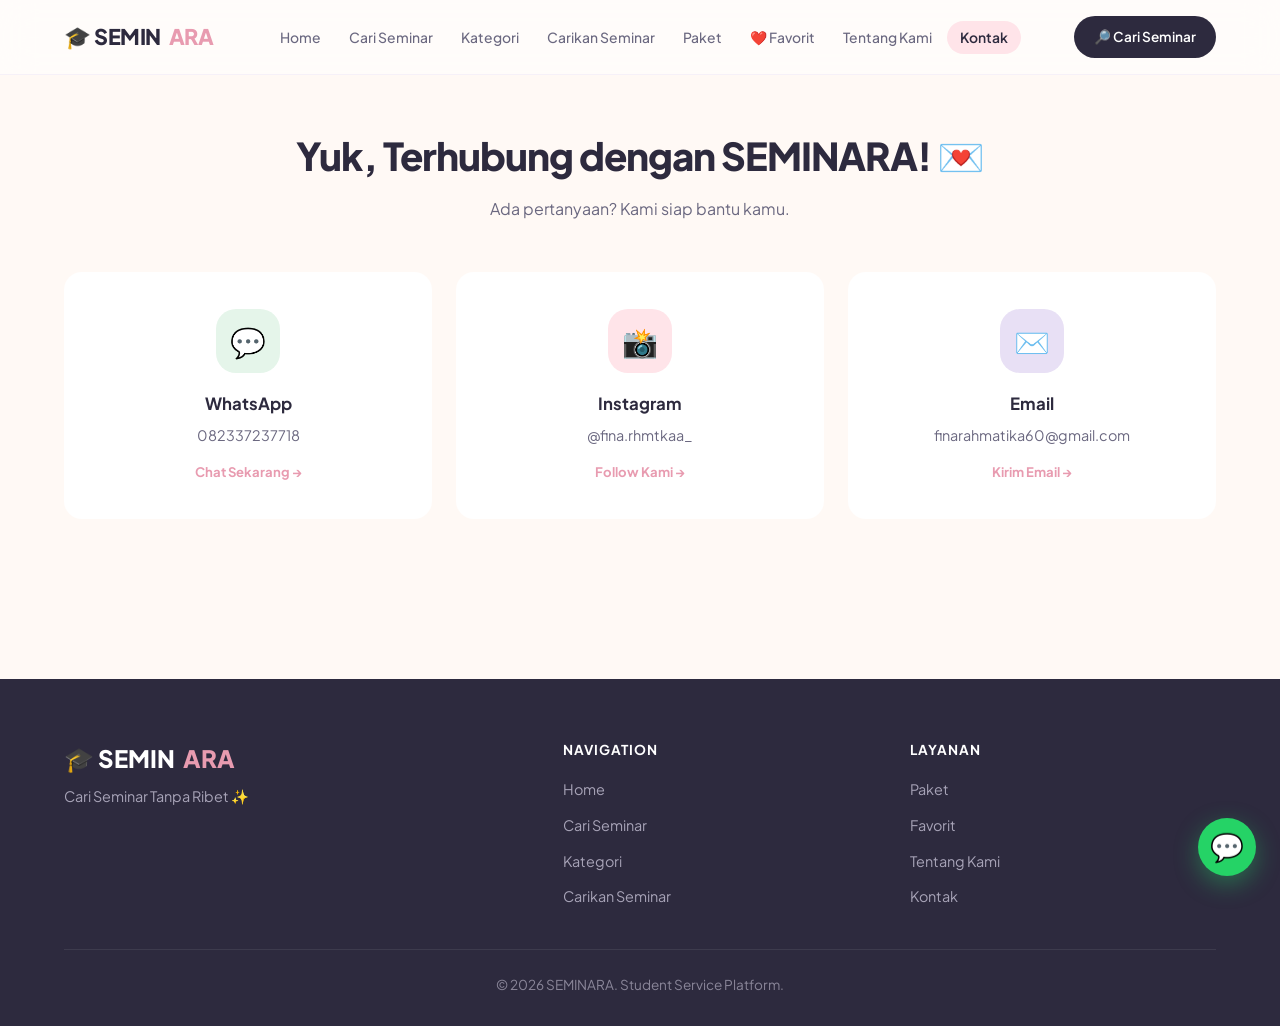
<file: kontak.html>
<!DOCTYPE html>
<html lang="id">
<head>
<meta charset="UTF-8">
<meta name="viewport" content="width=device-width, initial-scale=1.0">
<title>Kontak — SEMINARA</title>
<link rel="stylesheet" href="css/style.css">
</head>
<body>

<nav class="navbar">
  <div class="nav-inner">
    <a href="index.html" class="logo">🎓 SEMIN<span>ARA</span></a>
    <ul class="nav-menu">
      <li><a href="index.html">Home</a></li>
      <li><a href="seminar.html">Cari Seminar</a></li>
      <li><a href="kategori.html">Kategori</a></li>
      <li><a href="carikan.html">Carikan Seminar</a></li>
      <li><a href="paket.html">Paket</a></li>
      <li><a href="favorit.html">❤️ Favorit</a></li>
      <li><a href="tentang.html">Tentang Kami</a></li>
      <li><a href="kontak.html">Kontak</a></li>
    </ul>
    <div class="nav-cta"><a href="seminar.html" class="btn-nav">🔎 Cari Seminar</a></div>
    <button class="hamburger" aria-label="Menu"><span></span><span></span><span></span></button>
  </div>
</nav>

<section class="page-hero">
  <div class="container">
    <h1>Yuk, Terhubung dengan SEMINARA! 💌</h1>
    <p>Ada pertanyaan? Kami siap bantu kamu.</p>
  </div>
</section>

<section class="section" style="padding-top:20px">
  <div class="container">
    <div class="contact-grid">
      <a href="https://wa.me/6282337237718?text=Halo%20Kak%20Seminara%2C%20saya%20ingin%20bertanya%20tentang%20layanan%20Seminara." target="_blank" rel="noopener" class="contact-card reveal">
        <div class="cc-icon">💬</div>
        <h3>WhatsApp</h3>
        <p>082337237718</p>
        <div class="cc-action">Chat Sekarang →</div>
      </a>
      <a href="https://www.instagram.com/fina.rhmtkaa_/" target="_blank" rel="noopener" class="contact-card reveal">
        <div class="cc-icon">📸</div>
        <h3>Instagram</h3>
        <p>@fina.rhmtkaa_</p>
        <div class="cc-action">Follow Kami →</div>
      </a>
      <a href="mailto:finarahmatika60@gmail.com" class="contact-card reveal">
        <div class="cc-icon">✉️</div>
        <h3>Email</h3>
        <p>finarahmatika60@gmail.com</p>
        <div class="cc-action">Kirim Email →</div>
      </a>
    </div>
  </div>
</section>

<footer class="footer">
  <div class="container">
    <div class="footer-grid">
      <div class="footer-brand">
        <h3>🎓 SEMIN<span>ARA</span></h3>
        <p>Cari Seminar Tanpa Ribet ✨</p>
      </div>
      <div class="footer-col">
        <h4>Navigation</h4>
        <ul>
          <li><a href="index.html">Home</a></li>
          <li><a href="seminar.html">Cari Seminar</a></li>
          <li><a href="kategori.html">Kategori</a></li>
          <li><a href="carikan.html">Carikan Seminar</a></li>
        </ul>
      </div>
      <div class="footer-col">
        <h4>Layanan</h4>
        <ul>
          <li><a href="paket.html">Paket</a></li>
          <li><a href="favorit.html">Favorit</a></li>
          <li><a href="tentang.html">Tentang Kami</a></li>
          <li><a href="kontak.html">Kontak</a></li>
        </ul>
      </div>
    </div>
    <div class="footer-bottom">© 2026 SEMINARA. Student Service Platform.</div>
  </div>
</footer>

<script src="js/script.js"></script>
<script>document.addEventListener('DOMContentLoaded',initReveal);</script>
</body>
</html>
</file>
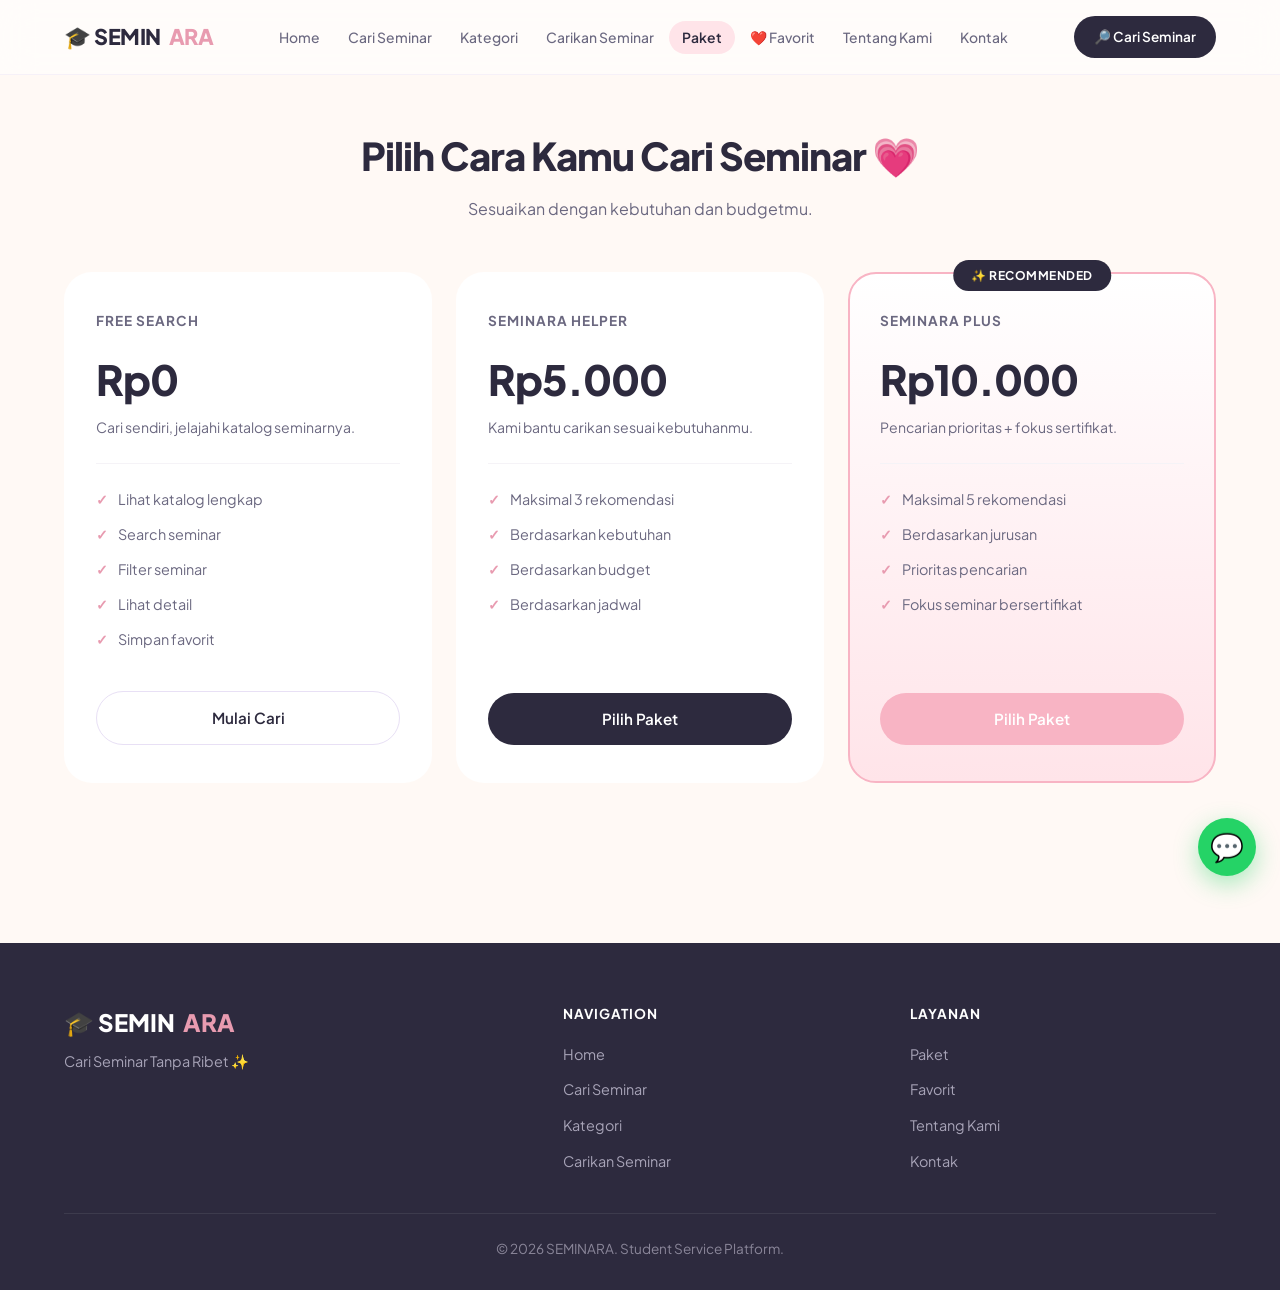
<file: paket.html>
<!DOCTYPE html>
<html lang="id">
<head>
<meta charset="UTF-8">
<meta name="viewport" content="width=device-width, initial-scale=1.0">
<title>Paket Layanan — SEMINARA</title>
<link rel="stylesheet" href="css/style.css">
</head>
<body>

<nav class="navbar">
  <div class="nav-inner">
    <a href="index.html" class="logo">🎓 SEMIN<span>ARA</span></a>
    <ul class="nav-menu">
      <li><a href="index.html">Home</a></li>
      <li><a href="seminar.html">Cari Seminar</a></li>
      <li><a href="kategori.html">Kategori</a></li>
      <li><a href="carikan.html">Carikan Seminar</a></li>
      <li><a href="paket.html">Paket</a></li>
      <li><a href="favorit.html">❤️ Favorit</a></li>
      <li><a href="tentang.html">Tentang Kami</a></li>
      <li><a href="kontak.html">Kontak</a></li>
    </ul>
    <div class="nav-cta"><a href="seminar.html" class="btn-nav">🔎 Cari Seminar</a></div>
    <button class="hamburger" aria-label="Menu"><span></span><span></span><span></span></button>
  </div>
</nav>

<section class="page-hero">
  <div class="container">
    <h1>Pilih Cara Kamu Cari Seminar 💗</h1>
    <p>Sesuaikan dengan kebutuhan dan budgetmu.</p>
  </div>
</section>

<section class="section" style="padding-top:20px">
  <div class="container">
    <div class="pricing-grid">

      <div class="pricing-card reveal">
        <h3>Free Search</h3>
        <div class="pricing-price">Rp0</div>
        <p class="pricing-desc">Cari sendiri, jelajahi katalog seminarnya.</p>
        <ul class="pricing-features">
          <li><span class="check">✓</span> Lihat katalog lengkap</li>
          <li><span class="check">✓</span> Search seminar</li>
          <li><span class="check">✓</span> Filter seminar</li>
          <li><span class="check">✓</span> Lihat detail</li>
          <li><span class="check">✓</span> Simpan favorit</li>
        </ul>
        <a href="seminar.html" class="btn btn-secondary btn-block">Mulai Cari</a>
      </div>

      <div class="pricing-card reveal">
        <h3>Seminara Helper</h3>
        <div class="pricing-price">Rp5.000</div>
        <p class="pricing-desc">Kami bantu carikan sesuai kebutuhanmu.</p>
        <ul class="pricing-features">
          <li><span class="check">✓</span> Maksimal 3 rekomendasi</li>
          <li><span class="check">✓</span> Berdasarkan kebutuhan</li>
          <li><span class="check">✓</span> Berdasarkan budget</li>
          <li><span class="check">✓</span> Berdasarkan jadwal</li>
        </ul>
        <a href="carikan.html?paket=Helper" class="btn btn-primary btn-block">Pilih Paket</a>
      </div>

      <div class="pricing-card featured reveal">
        <div class="rec-badge">✨ RECOMMENDED</div>
        <h3>Seminara Plus</h3>
        <div class="pricing-price">Rp10.000</div>
        <p class="pricing-desc">Pencarian prioritas + fokus sertifikat.</p>
        <ul class="pricing-features">
          <li><span class="check">✓</span> Maksimal 5 rekomendasi</li>
          <li><span class="check">✓</span> Berdasarkan jurusan</li>
          <li><span class="check">✓</span> Prioritas pencarian</li>
          <li><span class="check">✓</span> Fokus seminar bersertifikat</li>
        </ul>
        <a href="carikan.html?paket=Plus" class="btn btn-pink btn-block">Pilih Paket</a>
      </div>

    </div>
  </div>
</section>

<footer class="footer">
  <div class="container">
    <div class="footer-grid">
      <div class="footer-brand">
        <h3>🎓 SEMIN<span>ARA</span></h3>
        <p>Cari Seminar Tanpa Ribet ✨</p>
      </div>
      <div class="footer-col">
        <h4>Navigation</h4>
        <ul>
          <li><a href="index.html">Home</a></li>
          <li><a href="seminar.html">Cari Seminar</a></li>
          <li><a href="kategori.html">Kategori</a></li>
          <li><a href="carikan.html">Carikan Seminar</a></li>
        </ul>
      </div>
      <div class="footer-col">
        <h4>Layanan</h4>
        <ul>
          <li><a href="paket.html">Paket</a></li>
          <li><a href="favorit.html">Favorit</a></li>
          <li><a href="tentang.html">Tentang Kami</a></li>
          <li><a href="kontak.html">Kontak</a></li>
        </ul>
      </div>
    </div>
    <div class="footer-bottom">© 2026 SEMINARA. Student Service Platform.</div>
  </div>
</footer>

<script src="js/script.js"></script>
<script>document.addEventListener('DOMContentLoaded',initReveal);</script>
</body>
</html>
</file>
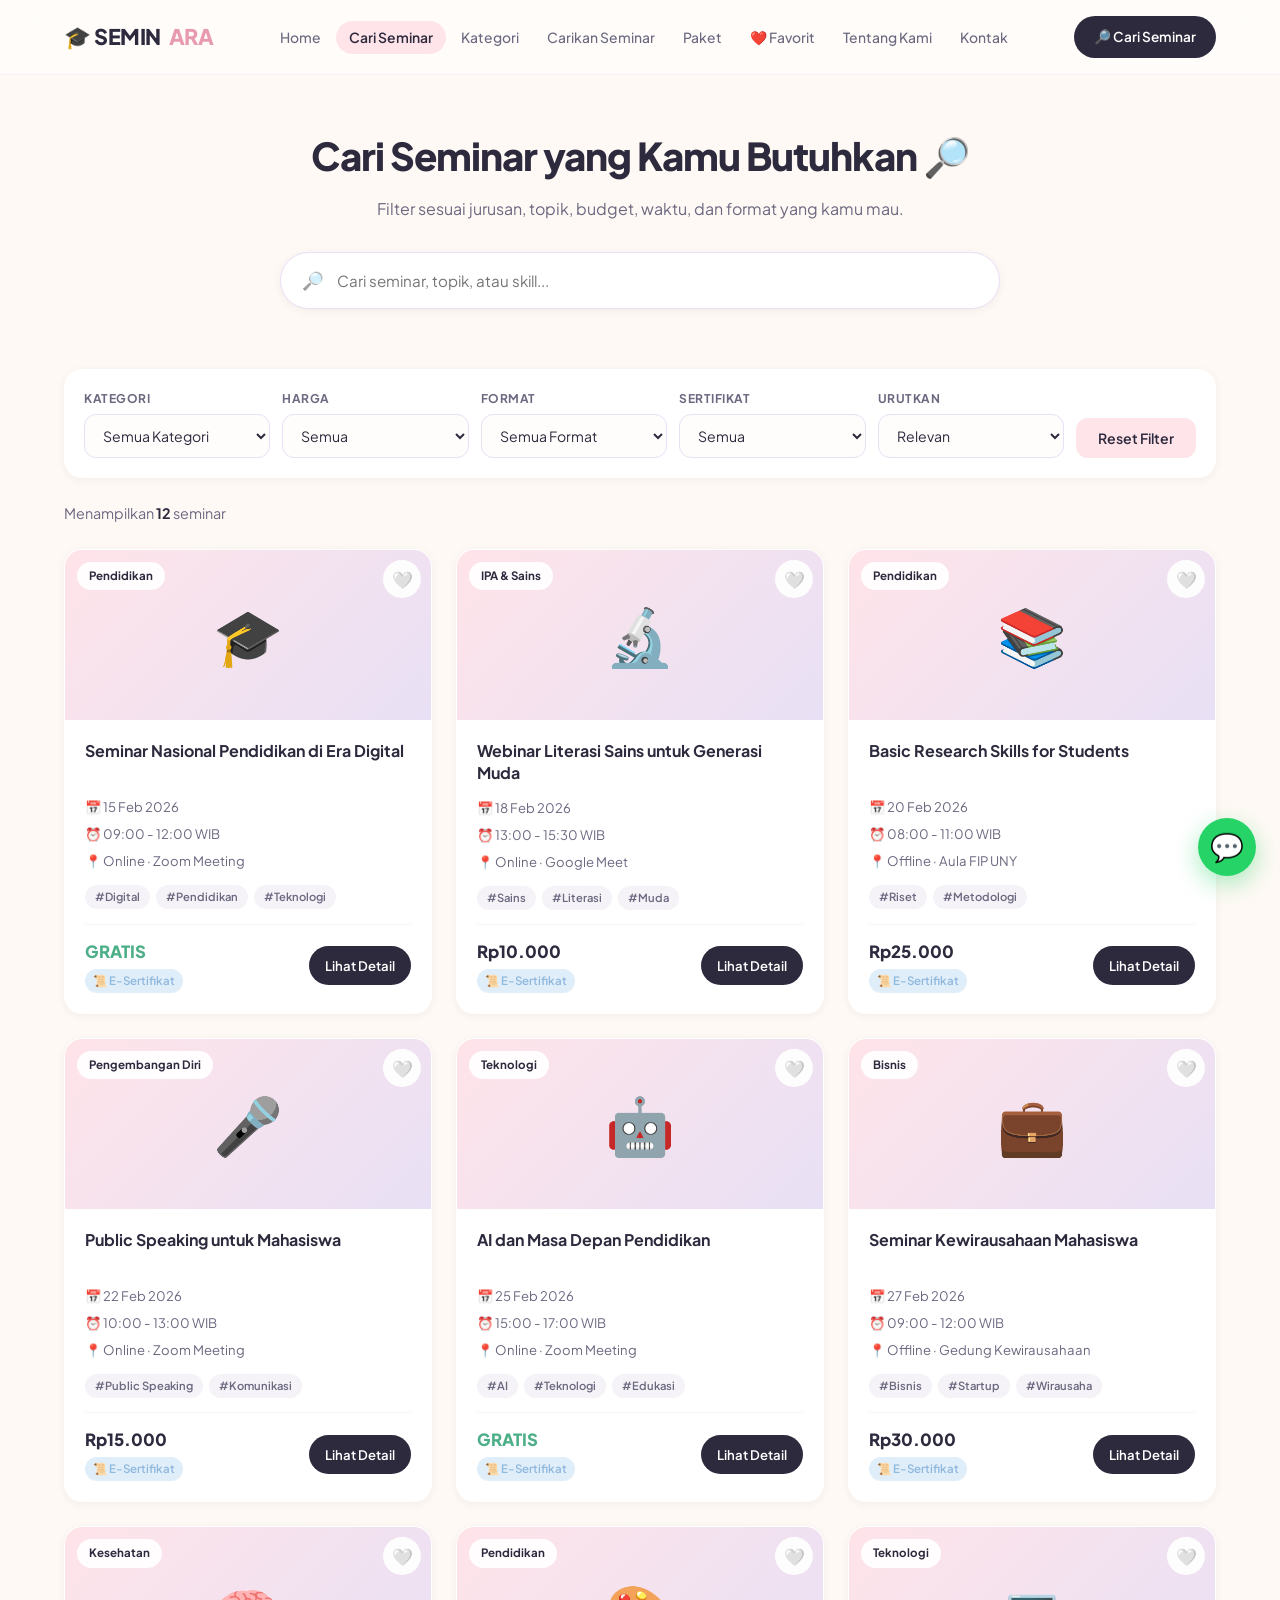
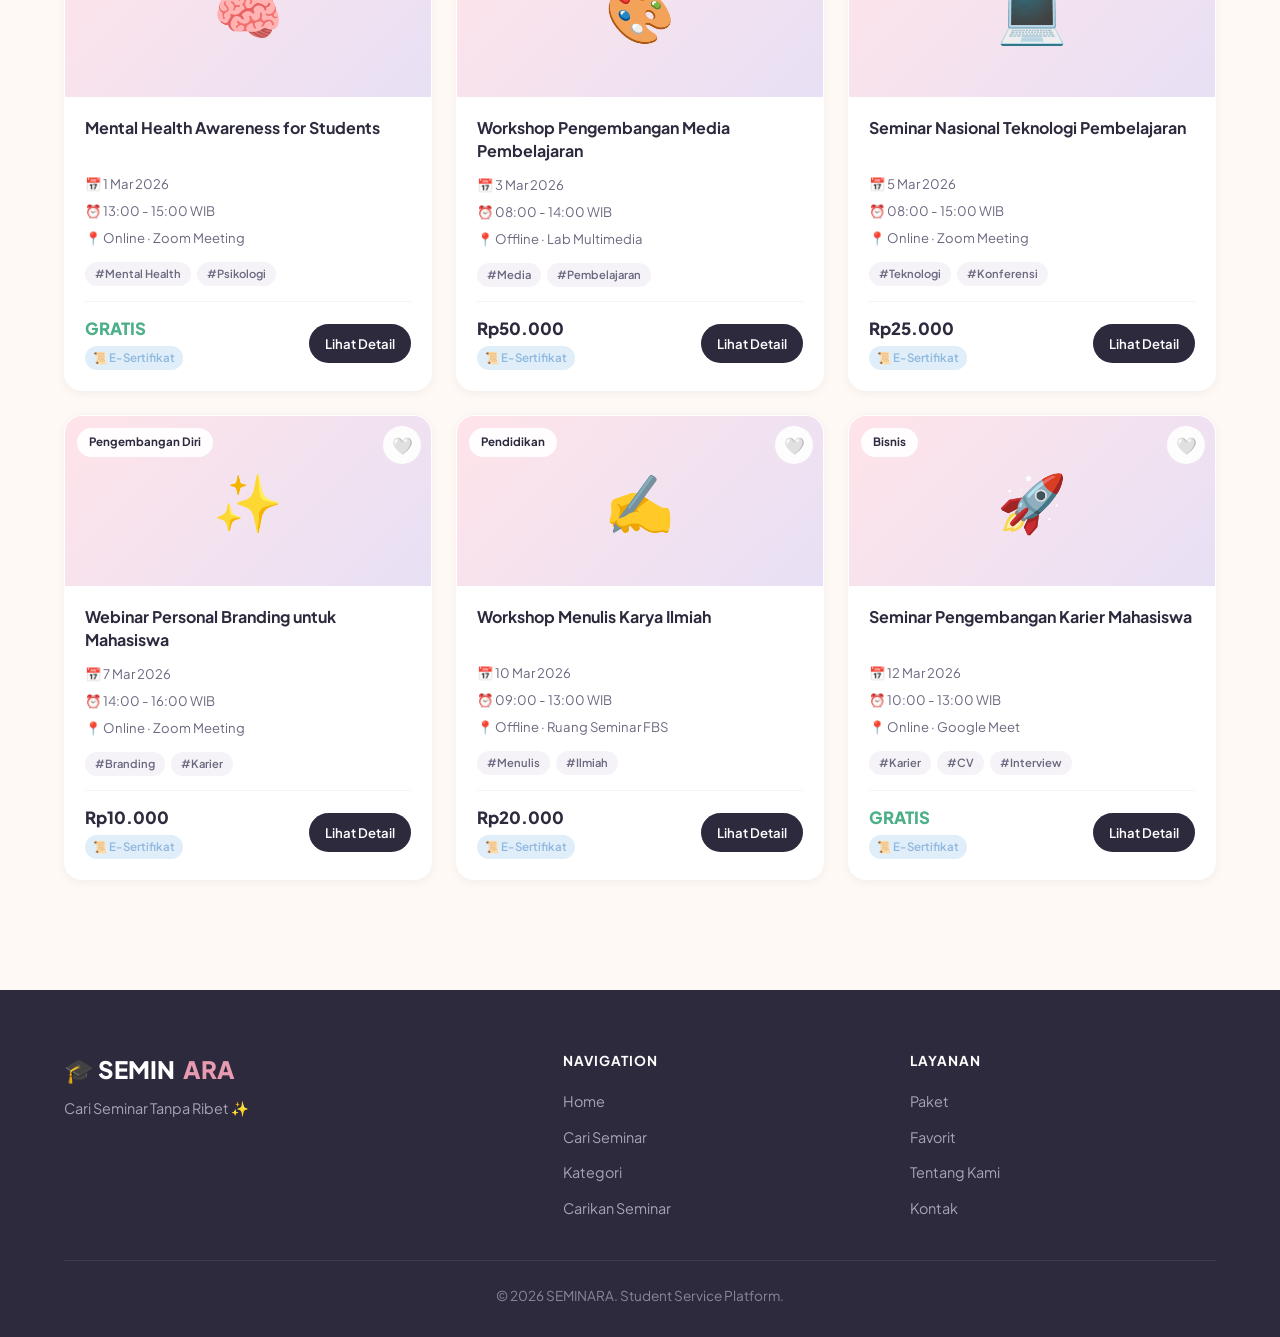
<file: seminar.html>
<!DOCTYPE html>
<html lang="id">
<head>
<meta charset="UTF-8">
<meta name="viewport" content="width=device-width, initial-scale=1.0">
<title>Cari Seminar — SEMINARA</title>
<link rel="stylesheet" href="css/style.css">
</head>
<body>

<nav class="navbar">
  <div class="nav-inner">
    <a href="index.html" class="logo">🎓 SEMIN<span>ARA</span></a>
    <ul class="nav-menu">
      <li><a href="index.html">Home</a></li>
      <li><a href="seminar.html">Cari Seminar</a></li>
      <li><a href="kategori.html">Kategori</a></li>
      <li><a href="carikan.html">Carikan Seminar</a></li>
      <li><a href="paket.html">Paket</a></li>
      <li><a href="favorit.html">❤️ Favorit</a></li>
      <li><a href="tentang.html">Tentang Kami</a></li>
      <li><a href="kontak.html">Kontak</a></li>
    </ul>
    <div class="nav-cta"><a href="seminar.html" class="btn-nav">🔎 Cari Seminar</a></div>
    <button class="hamburger" aria-label="Menu"><span></span><span></span><span></span></button>
  </div>
</nav>

<section class="page-hero">
  <div class="container">
    <h1>Cari Seminar yang Kamu Butuhkan 🔎</h1>
    <p>Filter sesuai jurusan, topik, budget, waktu, dan format yang kamu mau.</p>
    <div class="search-wrap">
      <span class="search-icon">🔎</span>
      <input type="text" id="searchInput" placeholder="Cari seminar, topik, atau skill...">
    </div>
  </div>
</section>

<section class="filter-section">
  <div class="container">
    <div class="filter-bar">
      <div class="filter-group">
        <label>Kategori</label>
        <select id="filterKategori">
          <option value="">Semua Kategori</option>
          <option>Pendidikan</option>
          <option>IPA & Sains</option>
          <option>Teknologi</option>
          <option>Kesehatan</option>
          <option>Bisnis</option>
          <option>Organisasi</option>
          <option>Kreativitas</option>
          <option>Pengembangan Diri</option>
        </select>
      </div>
      <div class="filter-group">
        <label>Harga</label>
        <select id="filterHarga">
          <option value="">Semua</option>
          <option value="gratis">Gratis</option>
          <option value="10000">≤ Rp10.000</option>
          <option value="25000">≤ Rp25.000</option>
          <option value="50000">≤ Rp50.000</option>
        </select>
      </div>
      <div class="filter-group">
        <label>Format</label>
        <select id="filterFormat">
          <option value="">Semua Format</option>
          <option value="Online">Online</option>
          <option value="Offline">Offline</option>
        </select>
      </div>
      <div class="filter-group">
        <label>Sertifikat</label>
        <select id="filterSertifikat">
          <option value="">Semua</option>
          <option value="ada">Ada</option>
          <option value="tidak">Tidak Ada</option>
        </select>
      </div>
      <div class="filter-group">
        <label>Urutkan</label>
        <select id="sortBy">
          <option value="relevan">Relevan</option>
          <option value="terbaru">Terbaru</option>
          <option value="termurah">Harga Termurah</option>
          <option value="termahal">Harga Termahal</option>
        </select>
      </div>
      <button class="btn-reset" id="resetBtn">Reset Filter</button>
    </div>

    <div class="result-info">
      <p>Menampilkan <strong id="resultCount">0</strong> seminar</p>
    </div>

    <div class="seminar-grid" id="seminarGrid"></div>
    <div class="empty-state" id="emptyState" style="display:none">
      <div class="emoji-big">🔍</div>
      <h3>Seminar tidak ditemukan</h3>
      <p>Coba ubah kata kunci atau filter pencarianmu.</p>
      <button class="btn btn-primary" onclick="document.getElementById('resetBtn').click()">Reset Filter</button>
    </div>
  </div>
</section>

<footer class="footer">
  <div class="container">
    <div class="footer-grid">
      <div class="footer-brand">
        <h3>🎓 SEMIN<span>ARA</span></h3>
        <p>Cari Seminar Tanpa Ribet ✨</p>
      </div>
      <div class="footer-col">
        <h4>Navigation</h4>
        <ul>
          <li><a href="index.html">Home</a></li>
          <li><a href="seminar.html">Cari Seminar</a></li>
          <li><a href="kategori.html">Kategori</a></li>
          <li><a href="carikan.html">Carikan Seminar</a></li>
        </ul>
      </div>
      <div class="footer-col">
        <h4>Layanan</h4>
        <ul>
          <li><a href="paket.html">Paket</a></li>
          <li><a href="favorit.html">Favorit</a></li>
          <li><a href="tentang.html">Tentang Kami</a></li>
          <li><a href="kontak.html">Kontak</a></li>
        </ul>
      </div>
    </div>
    <div class="footer-bottom">© 2026 SEMINARA. Student Service Platform.</div>
  </div>
</footer>

<script src="js/script.js"></script>
<script>
document.addEventListener('DOMContentLoaded',()=>{
  const grid = document.getElementById('seminarGrid');
  const countEl = document.getElementById('resultCount');
  const emptyEl = document.getElementById('emptyState');
  const searchInput = document.getElementById('searchInput');
  const fKat = document.getElementById('filterKategori');
  const fHarga = document.getElementById('filterHarga');
  const fFormat = document.getElementById('filterFormat');
  const fSert = document.getElementById('filterSertifikat');
  const sortBy = document.getElementById('sortBy');
  const resetBtn = document.getElementById('resetBtn');

  // Prefill from URL
  const params = new URLSearchParams(location.search);
  if(params.get('category')) fKat.value = params.get('category');
  if(params.get('q')) searchInput.value = params.get('q');

  function applyFilters(){
    let list = [...SEMINARS];
    const q = searchInput.value.trim().toLowerCase();
    if(q){
      list = list.filter(s =>
        s.judul.toLowerCase().includes(q) ||
        s.kategori.toLowerCase().includes(q) ||
        s.tags.some(t=>t.toLowerCase().includes(q)) ||
        s.deskripsi.toLowerCase().includes(q)
      );
    }
    if(fKat.value) list = list.filter(s=>s.kategori===fKat.value);
    if(fHarga.value === 'gratis') list = list.filter(s=>s.harga===0);
    else if(fHarga.value) list = list.filter(s=>s.harga<=parseInt(fHarga.value));
    if(fFormat.value) list = list.filter(s=>s.format===fFormat.value);
    if(fSert.value === 'ada') list = list.filter(s=>s.sertifikat);
    else if(fSert.value === 'tidak') list = list.filter(s=>!s.sertifikat);

    switch(sortBy.value){
      case 'terbaru': list.sort((a,b)=>new Date(b.tanggal)-new Date(a.tanggal)); break;
      case 'termurah': list.sort((a,b)=>a.harga-b.harga); break;
      case 'termahal': list.sort((a,b)=>b.harga-a.harga); break;
    }
    return list;
  }

  function render(){
    const list = applyFilters();
    countEl.textContent = list.length;
    if(list.length===0){
      grid.innerHTML = '';
      emptyEl.style.display = 'block';
    } else {
      emptyEl.style.display = 'none';
      grid.innerHTML = list.map(createSeminarCard).join('');
      bindFavoriteButtons(grid);
      initReveal();
    }
  }

  [searchInput, fKat, fHarga, fFormat, fSert, sortBy].forEach(el=>{
    el.addEventListener('input', render);
    el.addEventListener('change', render);
  });

  resetBtn.addEventListener('click',()=>{
    searchInput.value=''; fKat.value=''; fHarga.value=''; fFormat.value=''; fSert.value=''; sortBy.value='relevan';
    render();
    showToast('Filter direset ✨');
  });

  render();
});
</script>
</body>
</html>
</file>
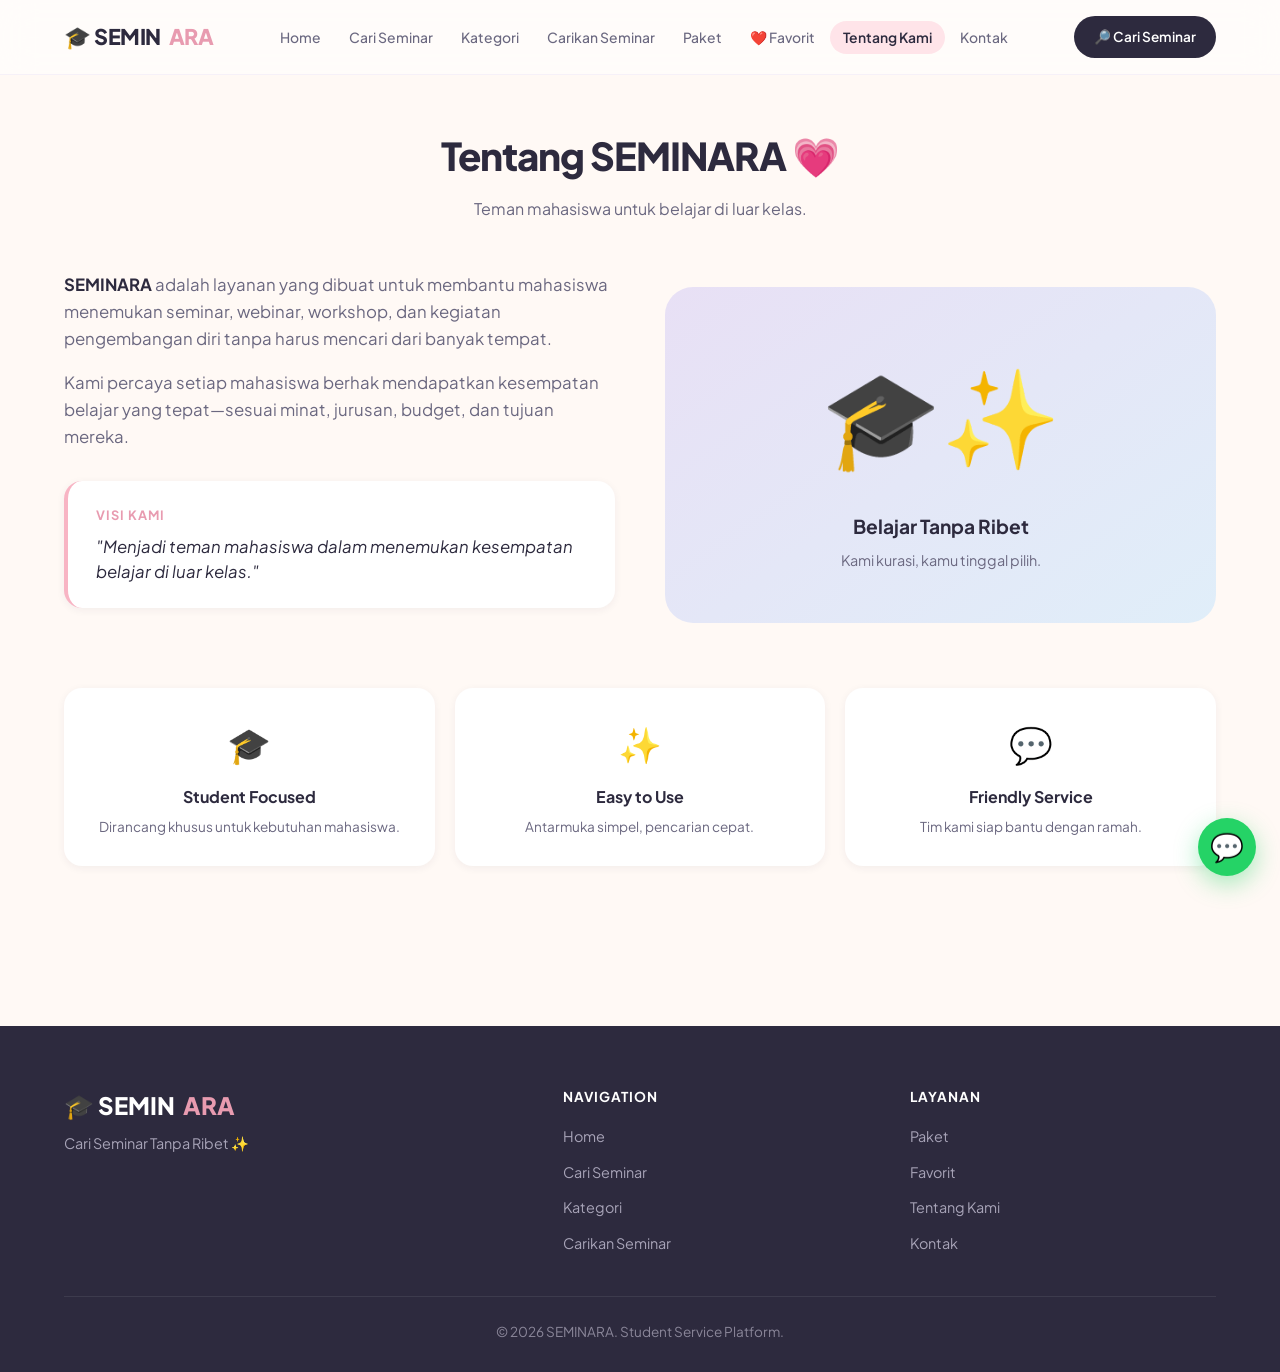
<file: tentang.html>
<!DOCTYPE html>
<html lang="id">
<head>
<meta charset="UTF-8">
<meta name="viewport" content="width=device-width, initial-scale=1.0">
<title>Tentang Kami — SEMINARA</title>
<link rel="stylesheet" href="css/style.css">
</head>
<body>

<nav class="navbar">
  <div class="nav-inner">
    <a href="index.html" class="logo">🎓 SEMIN<span>ARA</span></a>
    <ul class="nav-menu">
      <li><a href="index.html">Home</a></li>
      <li><a href="seminar.html">Cari Seminar</a></li>
      <li><a href="kategori.html">Kategori</a></li>
      <li><a href="carikan.html">Carikan Seminar</a></li>
      <li><a href="paket.html">Paket</a></li>
      <li><a href="favorit.html">❤️ Favorit</a></li>
      <li><a href="tentang.html">Tentang Kami</a></li>
      <li><a href="kontak.html">Kontak</a></li>
    </ul>
    <div class="nav-cta"><a href="seminar.html" class="btn-nav">🔎 Cari Seminar</a></div>
    <button class="hamburger" aria-label="Menu"><span></span><span></span><span></span></button>
  </div>
</nav>

<section class="page-hero">
  <div class="container">
    <h1>Tentang SEMINARA 💗</h1>
    <p>Teman mahasiswa untuk belajar di luar kelas.</p>
  </div>
</section>

<section class="section" style="padding-top:20px">
  <div class="container">
    <div class="about-grid">
      <div>
        <p style="font-size:1.05rem;color:var(--gray);margin-bottom:18px">
          <strong style="color:var(--dark)">SEMINARA</strong> adalah layanan yang dibuat untuk membantu mahasiswa menemukan seminar, webinar, workshop, dan kegiatan pengembangan diri tanpa harus mencari dari banyak tempat.
        </p>
        <p style="font-size:1.05rem;color:var(--gray)">
          Kami percaya setiap mahasiswa berhak mendapatkan kesempatan belajar yang tepat—sesuai minat, jurusan, budget, dan tujuan mereka.
        </p>

        <div class="visi-box">
          <h4>Visi Kami</h4>
          <p>"Menjadi teman mahasiswa dalam menemukan kesempatan belajar di luar kelas."</p>
        </div>
      </div>
      <div class="about-visual">
        <div class="emoji-big">🎓✨</div>
        <h3>Belajar Tanpa Ribet</h3>
        <p>Kami kurasi, kamu tinggal pilih.</p>
      </div>
    </div>

    <div class="highlight-grid">
      <div class="highlight-card reveal">
        <div class="hl-icon">🎓</div>
        <h4>Student Focused</h4>
        <p>Dirancang khusus untuk kebutuhan mahasiswa.</p>
      </div>
      <div class="highlight-card reveal">
        <div class="hl-icon">✨</div>
        <h4>Easy to Use</h4>
        <p>Antarmuka simpel, pencarian cepat.</p>
      </div>
      <div class="highlight-card reveal">
        <div class="hl-icon">💬</div>
        <h4>Friendly Service</h4>
        <p>Tim kami siap bantu dengan ramah.</p>
      </div>
    </div>
  </div>
</section>

<footer class="footer">
  <div class="container">
    <div class="footer-grid">
      <div class="footer-brand">
        <h3>🎓 SEMIN<span>ARA</span></h3>
        <p>Cari Seminar Tanpa Ribet ✨</p>
      </div>
      <div class="footer-col">
        <h4>Navigation</h4>
        <ul>
          <li><a href="index.html">Home</a></li>
          <li><a href="seminar.html">Cari Seminar</a></li>
          <li><a href="kategori.html">Kategori</a></li>
          <li><a href="carikan.html">Carikan Seminar</a></li>
        </ul>
      </div>
      <div class="footer-col">
        <h4>Layanan</h4>
        <ul>
          <li><a href="paket.html">Paket</a></li>
          <li><a href="favorit.html">Favorit</a></li>
          <li><a href="tentang.html">Tentang Kami</a></li>
          <li><a href="kontak.html">Kontak</a></li>
        </ul>
      </div>
    </div>
    <div class="footer-bottom">© 2026 SEMINARA. Student Service Platform.</div>
  </div>
</footer>

<script src="js/script.js"></script>
<script>document.addEventListener('DOMContentLoaded',initReveal);</script>
</body>
</html>
</file>
<file: css/style.css>
@import url('https://fonts.googleapis.com/css2?family=Plus+Jakarta+Sans:wght@400;500;600;700;800&display=swap');

:root {
  --cream: #FFF9F5;
  --ivory: #FFFDFB;
  --soft-pink: #FFE4E9;
  --dusty-pink: #F8B4C4;
  --pink-accent: #E89BB0;
  --lavender: #E8E0F5;
  --lavender-deep: #B8A8DC;
  --baby-blue: #E0EEF9;
  --blue-deep: #8FB8DE;
  --dark: #2D2A3E;
  --gray: #6B6880;
  --light-gray: #F5F3F7;
  --white: #FFFFFF;
  --green: #4CAF87;
  --shadow-sm: 0 2px 8px rgba(45,42,62,.06);
  --shadow-md: 0 8px 24px rgba(45,42,62,.08);
  --shadow-lg: 0 16px 48px rgba(45,42,62,.12);
  --radius-sm: 12px;
  --radius-md: 18px;
  --radius-lg: 28px;
  --transition: all .3s cubic-bezier(.4,0,.2,1);
}
*{margin:0;padding:0;box-sizing:border-box}
html{scroll-behavior:smooth}
body{font-family:'Plus Jakarta Sans',sans-serif;background:var(--cream);color:var(--dark);line-height:1.6;overflow-x:hidden}
a{text-decoration:none;color:inherit}
img{max-width:100%;display:block}
button{font-family:inherit;cursor:pointer;border:none;background:none}
input,select,textarea{font-family:inherit}
.container{max-width:1200px;margin:0 auto;padding:0 24px}

/* NAVBAR */
.navbar{position:sticky;top:0;z-index:1000;background:rgba(255,253,251,.85);backdrop-filter:blur(16px);-webkit-backdrop-filter:blur(16px);border-bottom:1px solid rgba(232,224,245,.4);transition:var(--transition)}
.navbar.scrolled{background:rgba(255,253,251,.97);box-shadow:var(--shadow-sm)}
.nav-inner{max-width:1200px;margin:0 auto;padding:16px 24px;display:flex;align-items:center;justify-content:space-between;gap:20px}
.logo{font-size:1.35rem;font-weight:800;color:var(--dark);display:flex;align-items:center;gap:8px;letter-spacing:-.5px;transition:var(--transition)}
.logo:hover{transform:scale(1.03)}
.logo span{color:var(--pink-accent)}
.nav-menu{display:flex;align-items:center;gap:2px;list-style:none}
.nav-menu a{padding:8px 13px;font-size:.87rem;font-weight:500;color:var(--gray);border-radius:100px;transition:var(--transition);white-space:nowrap}
.nav-menu a:hover{color:var(--dark);background:var(--soft-pink)}
.nav-menu a.active{color:var(--dark);background:var(--soft-pink);font-weight:600}
.nav-cta{display:flex;align-items:center;gap:10px}
.btn-nav{padding:10px 20px;background:var(--dark);color:var(--white);border-radius:100px;font-size:.85rem;font-weight:600;transition:var(--transition);white-space:nowrap}
.btn-nav:hover{background:var(--pink-accent);transform:translateY(-2px);box-shadow:0 8px 20px rgba(232,155,176,.4)}
.hamburger{display:none;flex-direction:column;gap:5px;padding:8px;border-radius:10px;transition:var(--transition)}
.hamburger span{display:block;width:24px;height:2.5px;background:var(--dark);border-radius:10px;transition:var(--transition)}
.hamburger.active span:nth-child(1){transform:translateY(7.5px) rotate(45deg)}
.hamburger.active span:nth-child(2){opacity:0}
.hamburger.active span:nth-child(3){transform:translateY(-7.5px) rotate(-45deg)}

/* BUTTONS */
.btn{display:inline-flex;align-items:center;justify-content:center;gap:8px;padding:14px 28px;border-radius:100px;font-weight:600;font-size:.95rem;transition:var(--transition);cursor:pointer;border:none}
.btn-primary{background:var(--dark);color:var(--white)}
.btn-primary:hover{background:var(--pink-accent);transform:translateY(-3px);box-shadow:0 12px 28px rgba(232,155,176,.45)}
.btn-secondary{background:var(--white);color:var(--dark);border:1.5px solid var(--lavender)}
.btn-secondary:hover{border-color:var(--lavender-deep);background:var(--lavender);transform:translateY(-3px)}
.btn-pink{background:var(--dusty-pink);color:var(--white)}
.btn-pink:hover{background:var(--pink-accent);transform:translateY(-3px);box-shadow:0 12px 28px rgba(232,155,176,.45)}
.btn-block{width:100%}

/* HERO */
.hero{padding:60px 0 80px;position:relative;overflow:hidden}
.hero-bg{position:absolute;inset:0;z-index:0;pointer-events:none}
.blob{position:absolute;border-radius:50%;filter:blur(80px);opacity:.5}
.blob-1{width:400px;height:400px;background:var(--soft-pink);top:-100px;right:-50px}
.blob-2{width:350px;height:350px;background:var(--lavender);bottom:-100px;left:-80px}
.blob-3{width:300px;height:300px;background:var(--baby-blue);top:40%;left:40%;opacity:.35}
.hero-grid{display:grid;grid-template-columns:1.1fr 1fr;gap:60px;align-items:center;position:relative;z-index:1}
.badge{display:inline-flex;align-items:center;gap:8px;padding:8px 18px;background:var(--white);border:1.5px solid var(--soft-pink);border-radius:100px;font-size:.78rem;font-weight:700;color:var(--dark);letter-spacing:.5px;margin-bottom:24px;box-shadow:var(--shadow-sm)}
.hero h1{font-size:3.2rem;font-weight:800;line-height:1.1;letter-spacing:-1.5px;margin-bottom:20px;color:var(--dark)}
.hero h1 .highlight{background:linear-gradient(120deg,var(--dusty-pink),var(--lavender-deep));-webkit-background-clip:text;-webkit-text-fill-color:transparent;background-clip:text}
.hero p.sub{font-size:1.05rem;color:var(--gray);margin-bottom:32px;max-width:520px}
.hero-buttons{display:flex;gap:14px;flex-wrap:wrap;margin-bottom:40px}
.hero-stats{display:flex;gap:32px;flex-wrap:wrap}
.stat-item h3{font-size:1.6rem;font-weight:800;color:var(--dark)}
.stat-item p{font-size:.85rem;color:var(--gray);font-weight:500}

/* HERO ILLUSTRATION */
.hero-illustration{position:relative;height:480px;display:flex;align-items:center;justify-content:center}
.hero-card-main{width:320px;height:380px;background:linear-gradient(145deg,var(--white),var(--soft-pink));border-radius:var(--radius-lg);box-shadow:var(--shadow-lg);display:flex;flex-direction:column;align-items:center;justify-content:center;padding:30px;position:relative;animation:floatMain 5s ease-in-out infinite}
.hero-card-main .emoji-big{font-size:5rem;margin-bottom:16px}
.hero-card-main h4{font-size:1.1rem;font-weight:700;text-align:center;margin-bottom:8px}
.hero-card-main p{font-size:.85rem;color:var(--gray);text-align:center}
@keyframes floatMain{0%,100%{transform:translateY(0)}50%{transform:translateY(-14px)}}
.float-item{position:absolute;background:var(--white);border-radius:var(--radius-md);padding:12px 16px;box-shadow:var(--shadow-md);display:flex;align-items:center;gap:8px;font-size:.82rem;font-weight:600;color:var(--dark);animation:floatSoft 4s ease-in-out infinite}
.float-item .fi-icon{font-size:1.2rem}
.fi-1{top:20px;left:0}
.fi-2{top:60px;right:0;animation-delay:.6s}
.fi-3{bottom:60px;left:-10px;animation-delay:1.2s}
.fi-4{bottom:20px;right:10px;animation-delay:1.8s}
.fi-5{top:45%;left:-30px;animation-delay:.9s}
.fi-6{top:40%;right:-25px;animation-delay:1.5s}
@keyframes floatSoft{0%,100%{transform:translateY(0) rotate(0)}50%{transform:translateY(-10px) rotate(2deg)}}

/* SECTIONS */
.section{padding:80px 0}
.section-header{text-align:center;margin-bottom:50px}
.section-header h2{font-size:2.2rem;font-weight:800;letter-spacing:-.8px;margin-bottom:12px}
.section-header p{color:var(--gray);font-size:1rem;max-width:560px;margin:0 auto}

/* FEATURES */
.features-grid{display:grid;grid-template-columns:repeat(4,1fr);gap:24px}
.feature-card{background:var(--white);border-radius:var(--radius-md);padding:32px 24px;transition:var(--transition);border:1.5px solid transparent;position:relative;overflow:hidden}
.feature-card::before{content:'';position:absolute;top:0;left:0;width:100%;height:4px;background:linear-gradient(90deg,var(--soft-pink),var(--lavender));transform:scaleX(0);transform-origin:left;transition:var(--transition)}
.feature-card:hover{transform:translateY(-8px);box-shadow:var(--shadow-lg);border-color:var(--soft-pink)}
.feature-card:hover::before{transform:scaleX(1)}
.feature-icon{width:56px;height:56px;border-radius:16px;background:var(--soft-pink);display:flex;align-items:center;justify-content:center;font-size:1.6rem;margin-bottom:18px;transition:var(--transition)}
.feature-card:nth-child(2) .feature-icon{background:var(--lavender)}
.feature-card:nth-child(3) .feature-icon{background:var(--baby-blue)}
.feature-card:nth-child(4) .feature-icon{background:#FFF0DC}
.feature-card:hover .feature-icon{transform:scale(1.1) rotate(-6deg)}
.feature-card h3{font-size:1.1rem;font-weight:700;margin-bottom:8px}
.feature-card p{font-size:.9rem;color:var(--gray)}

/* SEMINAR CARD */
.seminar-grid{display:grid;grid-template-columns:repeat(auto-fill,minmax(290px,1fr));gap:24px}
.seminar-card{background:var(--white);border-radius:var(--radius-md);overflow:hidden;transition:var(--transition);box-shadow:var(--shadow-sm);display:flex;flex-direction:column;border:1.5px solid transparent}
.seminar-card:hover{transform:translateY(-8px);box-shadow:var(--shadow-lg);border-color:var(--soft-pink)}
.card-poster{position:relative;height:170px;overflow:hidden;background:linear-gradient(135deg,var(--soft-pink),var(--lavender));display:flex;align-items:center;justify-content:center}
.card-poster .poster-emoji{font-size:3.5rem;transition:var(--transition)}
.seminar-card:hover .poster-emoji{transform:scale(1.15)}
.card-category{position:absolute;top:12px;left:12px;padding:5px 12px;background:rgba(255,255,255,.92);backdrop-filter:blur(6px);border-radius:100px;font-size:.72rem;font-weight:700;color:var(--dark)}
.fav-btn{position:absolute;top:10px;right:10px;width:38px;height:38px;border-radius:50%;background:rgba(255,255,255,.92);backdrop-filter:blur(6px);display:flex;align-items:center;justify-content:center;font-size:1.05rem;transition:var(--transition);z-index:2}
.fav-btn:hover{transform:scale(1.12)}
.fav-btn.active{background:var(--dusty-pink);animation:popFav .4s ease}
@keyframes popFav{0%{transform:scale(1)}50%{transform:scale(1.3)}100%{transform:scale(1)}}
.card-body{padding:20px;display:flex;flex-direction:column;flex:1}
.card-body h3{font-size:1rem;font-weight:700;margin-bottom:12px;line-height:1.4;display:-webkit-box;-webkit-line-clamp:2;-webkit-box-orient:vertical;overflow:hidden;min-height:44px}
.card-meta{display:flex;flex-direction:column;gap:6px;margin-bottom:14px;font-size:.82rem;color:var(--gray)}
.card-meta span{display:flex;align-items:center;gap:6px}
.card-tags{display:flex;gap:6px;flex-wrap:wrap;margin-bottom:14px}
.tag{padding:3px 10px;background:var(--light-gray);border-radius:100px;font-size:.7rem;font-weight:600;color:var(--gray)}
.card-footer{margin-top:auto;display:flex;align-items:center;justify-content:space-between;gap:10px;padding-top:14px;border-top:1px solid var(--light-gray)}
.card-price{font-size:1.05rem;font-weight:800;color:var(--dark)}
.card-price.free{color:var(--green)}
.cert-badge{display:inline-flex;align-items:center;gap:4px;font-size:.72rem;font-weight:600;color:var(--blue-deep);background:var(--baby-blue);padding:3px 8px;border-radius:100px}
.btn-detail{padding:9px 16px;background:var(--dark);color:var(--white);border-radius:100px;font-size:.82rem;font-weight:600;transition:var(--transition);white-space:nowrap}
.btn-detail:hover{background:var(--pink-accent);transform:translateY(-2px)}

/* SEARCH & FILTER */
.page-hero{padding:50px 0 30px;text-align:center}
.page-hero h1{font-size:2.4rem;font-weight:800;letter-spacing:-1px;margin-bottom:10px}
.page-hero p{color:var(--gray);font-size:1rem}
.search-wrap{max-width:720px;margin:30px auto 0;position:relative}
.search-wrap input{width:100%;padding:18px 24px 18px 56px;border-radius:100px;border:1.5px solid var(--lavender);background:var(--white);font-size:.95rem;transition:var(--transition);box-shadow:var(--shadow-sm)}
.search-wrap input:focus{outline:none;border-color:var(--pink-accent);box-shadow:0 0 0 4px rgba(232,155,176,.15)}
.search-wrap .search-icon{position:absolute;left:22px;top:50%;transform:translateY(-50%);font-size:1.1rem;opacity:.6}
.filter-section{padding:30px 0}
.filter-bar{background:var(--white);border-radius:var(--radius-md);padding:20px;box-shadow:var(--shadow-sm);display:flex;flex-wrap:wrap;gap:12px;align-items:end;margin-bottom:24px}
.filter-group{display:flex;flex-direction:column;gap:6px;flex:1;min-width:140px}
.filter-group label{font-size:.75rem;font-weight:700;color:var(--gray);text-transform:uppercase;letter-spacing:.5px}
.filter-group select{padding:11px 14px;border-radius:var(--radius-sm);border:1.5px solid var(--lavender);background:var(--ivory);font-size:.88rem;color:var(--dark);transition:var(--transition);cursor:pointer}
.filter-group select:focus{outline:none;border-color:var(--pink-accent);box-shadow:0 0 0 3px rgba(232,155,176,.15)}
.btn-reset{padding:11px 22px;background:var(--soft-pink);color:var(--dark);border-radius:var(--radius-sm);font-size:.88rem;font-weight:600;transition:var(--transition);white-space:nowrap}
.btn-reset:hover{background:var(--dusty-pink);color:var(--white)}
.result-info{display:flex;justify-content:space-between;align-items:center;margin-bottom:24px;flex-wrap:wrap;gap:10px}
.result-info p{font-size:.9rem;color:var(--gray)}
.result-info strong{color:var(--dark)}
.empty-state{text-align:center;padding:80px 20px}
.empty-state .emoji-big{font-size:4rem;margin-bottom:16px}
.empty-state h3{font-size:1.3rem;font-weight:700;margin-bottom:8px}
.empty-state p{color:var(--gray);margin-bottom:24px}

/* CATEGORY */
.category-grid{display:grid;grid-template-columns:repeat(auto-fill,minmax(220px,1fr));gap:20px}
.category-card{background:var(--white);border-radius:var(--radius-md);padding:32px 24px;text-align:center;transition:var(--transition);cursor:pointer;border:1.5px solid transparent}
.category-card:hover{transform:translateY(-8px);box-shadow:var(--shadow-lg);border-color:var(--soft-pink)}
.category-card .cat-icon{width:70px;height:70px;border-radius:20px;background:var(--soft-pink);display:flex;align-items:center;justify-content:center;font-size:2rem;margin:0 auto 16px;transition:var(--transition)}
.category-card:nth-child(2) .cat-icon{background:var(--lavender)}
.category-card:nth-child(3) .cat-icon{background:var(--baby-blue)}
.category-card:nth-child(4) .cat-icon{background:#FFE9E9}
.category-card:nth-child(5) .cat-icon{background:#FFF0DC}
.category-card:nth-child(6) .cat-icon{background:#E5F5EA}
.category-card:hover .cat-icon{transform:scale(1.1) rotate(-6deg)}
.category-card h3{font-size:1.05rem;font-weight:700;margin-bottom:6px}
.category-card p{font-size:.82rem;color:var(--gray)}
.chips-wrap{display:flex;flex-wrap:wrap;gap:10px;justify-content:center}
.chip{padding:10px 20px;background:var(--white);border:1.5px solid var(--lavender);border-radius:100px;font-size:.88rem;font-weight:600;color:var(--dark);transition:var(--transition);cursor:pointer}
.chip:hover{background:var(--soft-pink);border-color:var(--soft-pink);transform:translateY(-3px)}

/* FORM */
.form-grid{display:grid;grid-template-columns:1fr 1.3fr;gap:50px;align-items:start}
.form-illustration{background:linear-gradient(145deg,var(--soft-pink),var(--lavender));border-radius:var(--radius-lg);padding:40px;min-height:400px;display:flex;flex-direction:column;align-items:center;justify-content:center;text-align:center;position:sticky;top:100px}
.form-illustration .emoji-big{font-size:5rem;margin-bottom:20px;animation:floatMain 4s ease-in-out infinite}
.form-illustration h3{font-size:1.3rem;font-weight:700;margin-bottom:10px}
.form-illustration p{color:var(--gray);font-size:.92rem}
.form-card{background:var(--white);border-radius:var(--radius-lg);padding:36px;box-shadow:var(--shadow-md)}
.form-group{margin-bottom:18px}
.form-group label{display:block;font-size:.85rem;font-weight:600;margin-bottom:7px;color:var(--dark)}
.form-group label .req{color:var(--pink-accent)}
.form-group input,.form-group select,.form-group textarea{width:100%;padding:13px 16px;border-radius:var(--radius-sm);border:1.5px solid var(--lavender);background:var(--ivory);font-size:.9rem;color:var(--dark);transition:var(--transition)}
.form-group input:focus,.form-group select:focus,.form-group textarea:focus{outline:none;border-color:var(--pink-accent);background:var(--white);box-shadow:0 0 0 4px rgba(232,155,176,.12)}
.form-group textarea{resize:vertical;min-height:90px}
.form-row{display:grid;grid-template-columns:1fr 1fr;gap:14px}
.error-msg{font-size:.78rem;color:#E05A7A;margin-top:5px;display:none}
.form-group.error input,.form-group.error select,.form-group.error textarea{border-color:#E05A7A;background:#FFF5F7}
.form-group.error .error-msg{display:block}

/* PRICING */
.pricing-grid{display:grid;grid-template-columns:repeat(3,1fr);gap:24px;align-items:stretch}
.pricing-card{background:var(--white);border-radius:var(--radius-lg);padding:36px 30px;transition:var(--transition);border:2px solid transparent;position:relative;display:flex;flex-direction:column}
.pricing-card:hover{transform:translateY(-8px);box-shadow:var(--shadow-lg)}
.pricing-card.featured{border-color:var(--dusty-pink);background:linear-gradient(180deg,var(--white),var(--soft-pink));transform:scale(1.03)}
.pricing-card.featured:hover{transform:scale(1.03) translateY(-8px)}
.rec-badge{position:absolute;top:-14px;left:50%;transform:translateX(-50%);padding:6px 18px;background:var(--dark);color:var(--white);border-radius:100px;font-size:.75rem;font-weight:700;letter-spacing:.5px;white-space:nowrap}
.pricing-card h3{font-size:.85rem;font-weight:700;letter-spacing:1px;text-transform:uppercase;color:var(--gray);margin-bottom:14px}
.pricing-price{font-size:2.6rem;font-weight:800;color:var(--dark);margin-bottom:4px;letter-spacing:-1px}
.pricing-price span{font-size:1rem;font-weight:600;color:var(--gray)}
.pricing-desc{font-size:.88rem;color:var(--gray);margin-bottom:24px;padding-bottom:24px;border-bottom:1px solid var(--light-gray)}
.pricing-features{list-style:none;margin-bottom:28px;flex:1}
.pricing-features li{display:flex;align-items:flex-start;gap:10px;font-size:.9rem;color:var(--gray);margin-bottom:12px}
.pricing-features li .check{color:var(--pink-accent);font-weight:700;flex-shrink:0}

/* ABOUT */
.about-grid{display:grid;grid-template-columns:1fr 1fr;gap:50px;align-items:center}
.about-visual{background:linear-gradient(145deg,var(--lavender),var(--baby-blue));border-radius:var(--radius-lg);padding:50px 40px;text-align:center;position:relative;overflow:hidden}
.about-visual .emoji-big{font-size:6rem;margin-bottom:20px;animation:floatMain 5s ease-in-out infinite}
.about-visual h3{font-size:1.2rem;font-weight:700;margin-bottom:8px}
.about-visual p{color:var(--gray);font-size:.9rem}
.visi-box{background:var(--white);border-left:4px solid var(--dusty-pink);padding:24px 28px;border-radius:var(--radius-md);margin:30px 0;box-shadow:var(--shadow-sm)}
.visi-box h4{font-size:.8rem;font-weight:700;letter-spacing:1px;text-transform:uppercase;color:var(--pink-accent);margin-bottom:8px}
.visi-box p{font-size:1.05rem;font-style:italic;color:var(--dark);line-height:1.5}
.highlight-grid{display:grid;grid-template-columns:repeat(3,1fr);gap:20px;margin-top:50px}
.highlight-card{background:var(--white);border-radius:var(--radius-md);padding:28px 22px;text-align:center;transition:var(--transition);box-shadow:var(--shadow-sm)}
.highlight-card:hover{transform:translateY(-6px);box-shadow:var(--shadow-md)}
.highlight-card .hl-icon{font-size:2.2rem;margin-bottom:12px}
.highlight-card h4{font-size:1rem;font-weight:700;margin-bottom:6px}
.highlight-card p{font-size:.85rem;color:var(--gray)}

/* CONTACT */
.contact-grid{display:grid;grid-template-columns:repeat(3,1fr);gap:24px}
.contact-card{background:var(--white);border-radius:var(--radius-md);padding:36px 28px;text-align:center;transition:var(--transition);border:1.5px solid transparent;display:block}
.contact-card:hover{transform:translateY(-8px);box-shadow:var(--shadow-lg);border-color:var(--soft-pink)}
.contact-card .cc-icon{width:64px;height:64px;border-radius:20px;display:flex;align-items:center;justify-content:center;font-size:1.8rem;margin:0 auto 18px;transition:var(--transition)}
.contact-card:nth-child(1) .cc-icon{background:#E5F5EA}
.contact-card:nth-child(2) .cc-icon{background:var(--soft-pink)}
.contact-card:nth-child(3) .cc-icon{background:var(--lavender)}
.contact-card:hover .cc-icon{transform:scale(1.1) rotate(-6deg)}
.contact-card h3{font-size:1.05rem;font-weight:700;margin-bottom:6px}
.contact-card p{font-size:.9rem;color:var(--gray);word-break:break-word}
.contact-card .cc-action{margin-top:14px;font-size:.82rem;font-weight:700;color:var(--pink-accent)}

/* DETAIL */
.detail-wrap{display:grid;grid-template-columns:1fr 1.3fr;gap:50px;padding:40px 0 80px}
.detail-poster{background:linear-gradient(145deg,var(--soft-pink),var(--lavender));border-radius:var(--radius-lg);height:340px;display:flex;align-items:center;justify-content:center;font-size:6rem;box-shadow:var(--shadow-md);position:sticky;top:100px}
.detail-body h1{font-size:2rem;font-weight:800;letter-spacing:-.8px;margin-bottom:14px;line-height:1.2}
.detail-cat{display:inline-block;padding:6px 14px;background:var(--soft-pink);border-radius:100px;font-size:.78rem;font-weight:700;margin-bottom:16px}
.detail-meta{display:grid;grid-template-columns:1fr 1fr;gap:14px;margin:24px 0}
.detail-meta-item{background:var(--white);padding:14px 18px;border-radius:var(--radius-sm);box-shadow:var(--shadow-sm)}
.detail-meta-item .label{font-size:.72rem;color:var(--gray);text-transform:uppercase;font-weight:700;letter-spacing:.5px;margin-bottom:4px}
.detail-meta-item .value{font-size:.95rem;font-weight:600}
.detail-section{margin:24px 0}
.detail-section h3{font-size:1.1rem;font-weight:700;margin-bottom:10px}
.detail-section p{color:var(--gray);font-size:.95rem;line-height:1.7}
.benefit-list{list-style:none;display:grid;gap:10px}
.benefit-list li{display:flex;gap:10px;align-items:flex-start;font-size:.92rem;color:var(--gray)}
.benefit-list li .check{color:var(--pink-accent);font-weight:700}
.detail-actions{display:flex;gap:12px;flex-wrap:wrap;margin-top:30px}
.detail-price-box{background:linear-gradient(135deg,var(--soft-pink),var(--lavender));border-radius:var(--radius-md);padding:20px 24px;display:flex;justify-content:space-between;align-items:center;margin:24px 0}
.detail-price-box .price{font-size:1.8rem;font-weight:800;color:var(--dark)}
.detail-price-box .price-label{font-size:.8rem;color:var(--gray);font-weight:600}

/* FOOTER */
.footer{background:var(--dark);color:#C9C6D6;padding:60px 0 30px;margin-top:80px}
.footer-grid{display:grid;grid-template-columns:1.5fr 1fr 1fr;gap:40px;margin-bottom:40px}
.footer-brand h3{font-size:1.5rem;font-weight:800;color:var(--white);margin-bottom:8px;display:flex;align-items:center;gap:8px}
.footer-brand h3 span{color:var(--pink-accent)}
.footer-brand p{font-size:.9rem;color:#A8A4B8;margin-bottom:20px}
.footer-col h4{font-size:.85rem;font-weight:700;color:var(--white);text-transform:uppercase;letter-spacing:1px;margin-bottom:16px}
.footer-col ul{list-style:none;display:grid;gap:10px}
.footer-col a{font-size:.9rem;color:#A8A4B8;transition:var(--transition)}
.footer-col a:hover{color:var(--pink-accent);padding-left:4px}
.footer-bottom{border-top:1px solid rgba(255,255,255,.08);padding-top:24px;text-align:center;font-size:.85rem;color:#8A8699}

/* TOAST */
.toast{position:fixed;bottom:100px;left:50%;transform:translateX(-50%) translateY(120%);background:var(--dark);color:var(--white);padding:16px 26px;border-radius:100px;font-size:.9rem;font-weight:600;box-shadow:var(--shadow-lg);z-index:9999;transition:transform .4s cubic-bezier(.4,0,.2,1);max-width:90%;text-align:center}
.toast.show{transform:translateX(-50%) translateY(0)}
.toast.success{background:var(--green)}
.toast.error{background:#E05A7A}

/* WHATSAPP FLOAT */
.wa-float{position:fixed;bottom:24px;right:24px;width:58px;height:58px;border-radius:50%;background:#25D366;display:flex;align-items:center;justify-content:center;font-size:1.7rem;box-shadow:0 8px 24px rgba(37,211,102,.4);z-index:999;transition:var(--transition);color:white}
.wa-float:hover{transform:scale(1.1) rotate(-6deg);box-shadow:0 12px 32px rgba(37,211,102,.5)}

/* REVEAL ANIMATION */
.reveal{opacity:0;transform:translateY(30px);transition:opacity .7s ease,transform .7s ease}
.reveal.visible{opacity:1;transform:translateY(0)}

/* RESPONSIVE */
@media(max-width:1024px){
  .hero h1{font-size:2.6rem}
  .features-grid{grid-template-columns:repeat(2,1fr)}
  .pricing-grid{grid-template-columns:1fr;max-width:500px;margin:0 auto}
  .pricing-card.featured{transform:none}
  .pricing-card.featured:hover{transform:translateY(-8px)}
  .nav-menu{display:none;position:absolute;top:100%;left:0;right:0;background:var(--white);flex-direction:column;padding:20px;gap:4px;box-shadow:var(--shadow-md);border-radius:0 0 var(--radius-md) var(--radius-md)}
  .nav-menu.open{display:flex}
  .nav-menu a{width:100%;padding:12px 16px}
  .hamburger{display:flex}
  .btn-nav{display:none}
}
@media(max-width:768px){
  .hero-grid{grid-template-columns:1fr;gap:40px}
  .hero h1{font-size:2.1rem}
  .hero-illustration{height:400px;transform:scale(.9)}
  .features-grid{grid-template-columns:1fr}
  .section{padding:60px 0}
  .section-header h2{font-size:1.7rem}
  .page-hero h1{font-size:1.8rem}
  .form-grid{grid-template-columns:1fr;gap:30px}
  .form-illustration{position:static;min-height:260px;padding:30px}
  .about-grid{grid-template-columns:1fr;gap:30px}
  .highlight-grid{grid-template-columns:1fr}
  .contact-grid{grid-template-columns:1fr}
  .detail-wrap{grid-template-columns:1fr;gap:30px}
  .detail-poster{position:static;height:240px;font-size:4rem}
  .footer-grid{grid-template-columns:1fr;gap:30px}
  .form-card{padding:24px}
  .seminar-grid{grid-template-columns:1fr}
  .filter-bar{padding:16px}
  .filter-group{min-width:100%}
  .btn{padding:12px 22px;font-size:.9rem}
  .hero-stats{gap:20px}
}
@media(max-width:480px){
  .container{padding:0 18px}
  .nav-inner{padding:14px 18px}
  .hero h1{font-size:1.75rem;letter-spacing:-1px}
  .hero-illustration{transform:scale(.75);height:340px}
  .float-item{font-size:.72rem;padding:8px 12px}
  .detail-meta{grid-template-columns:1fr}
  .form-row{grid-template-columns:1fr}
}
</file>
